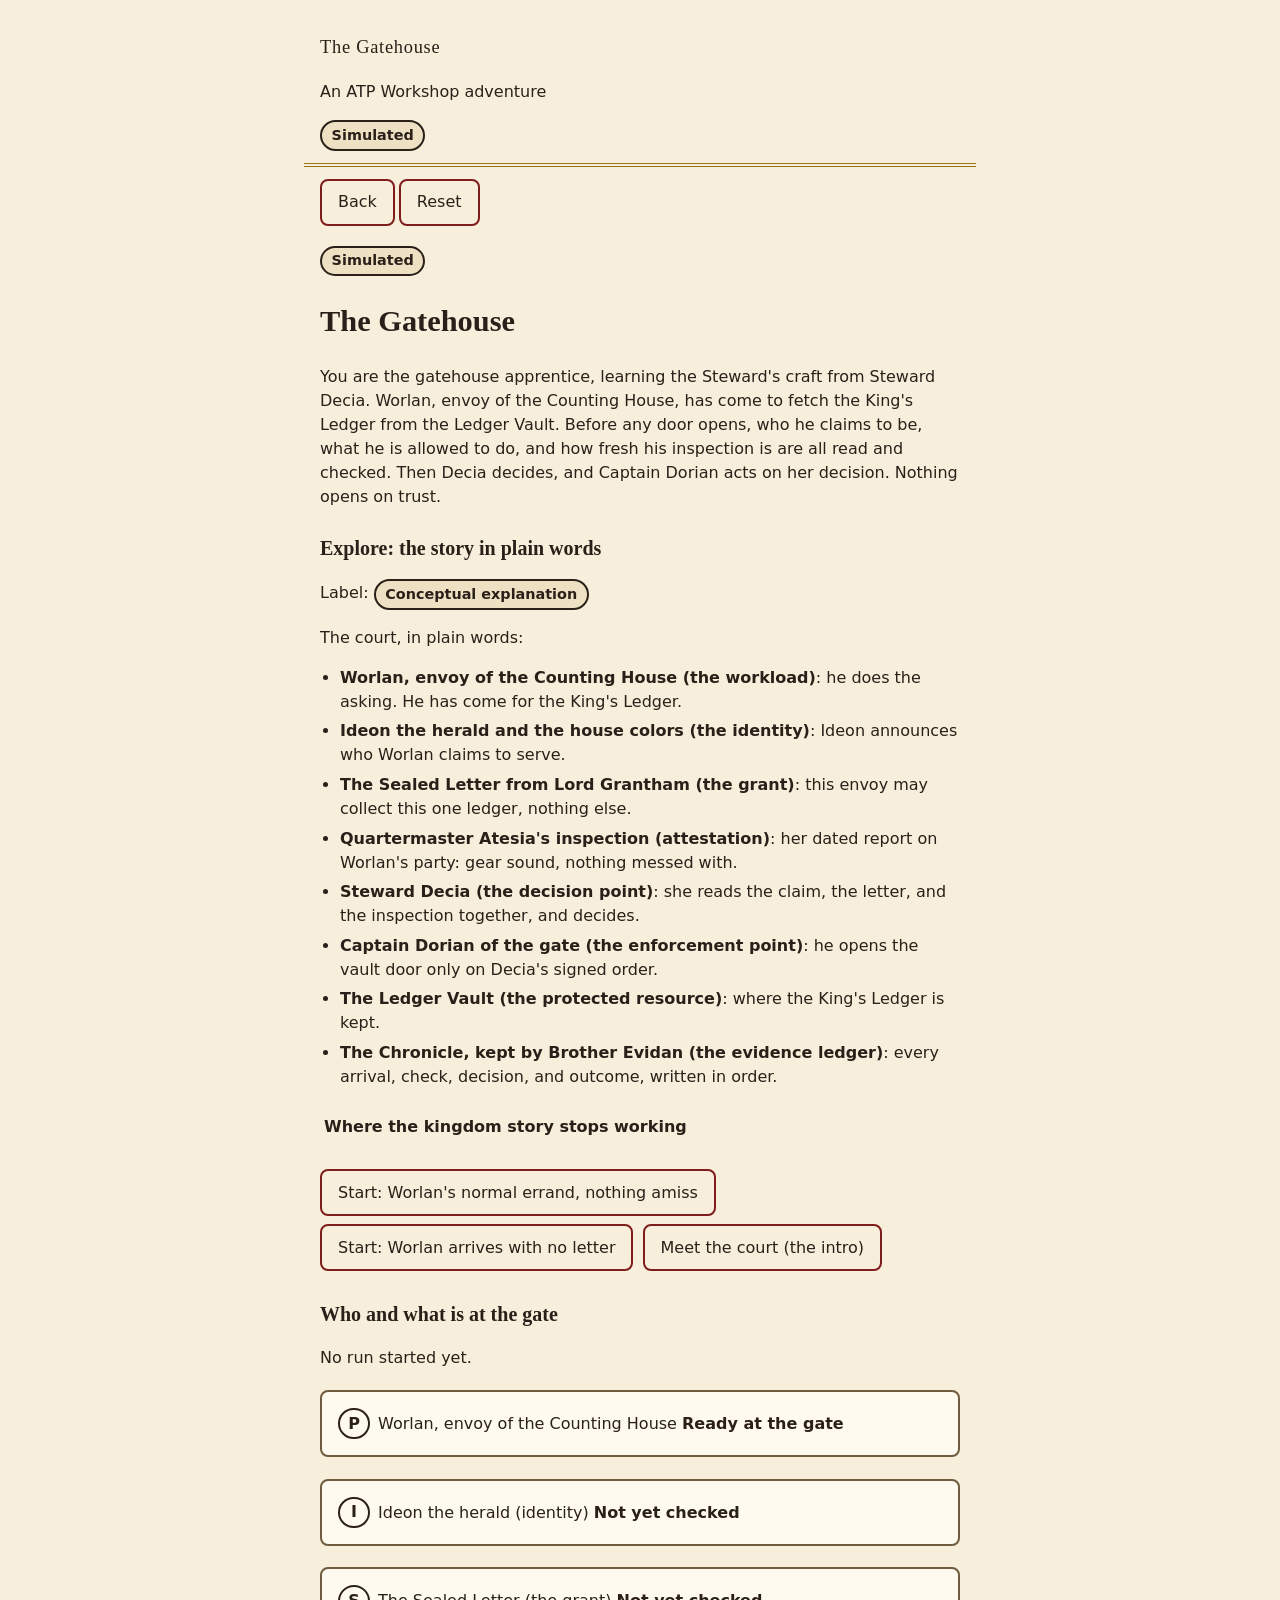
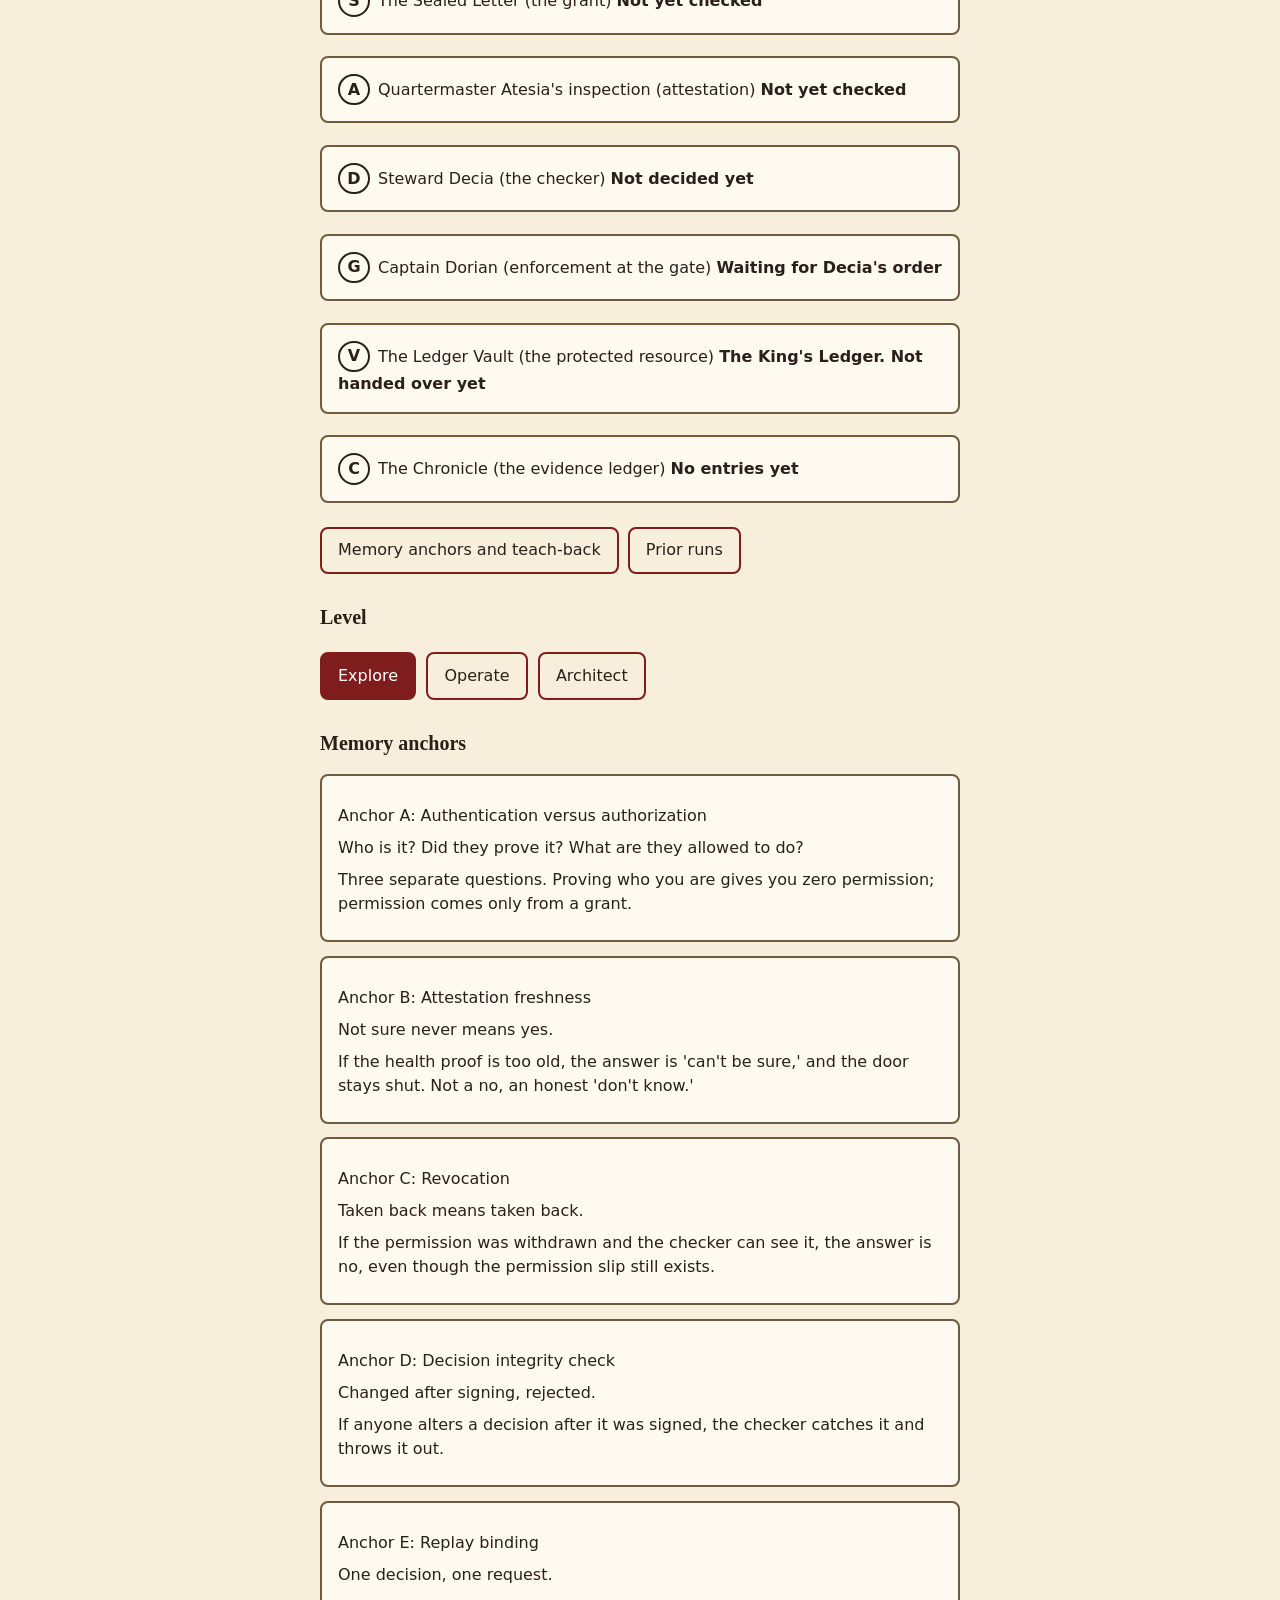
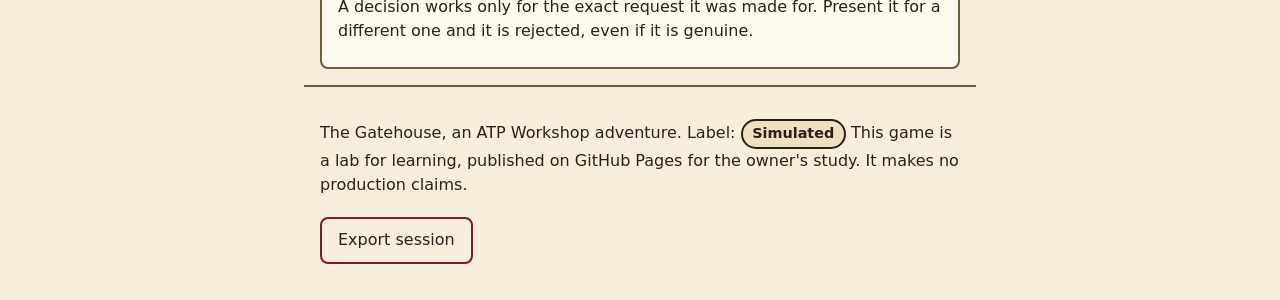
<file: workshop/index.html>
<!DOCTYPE html>
<html lang="en">
<head>
<meta charset="utf-8">
<meta name="viewport" content="width=device-width, initial-scale=1">
<title>The Gatehouse: The King's Ledger</title>
<link rel="stylesheet" href="css/workshop.css">
</head>
<body>
<header class="page-head">
  <p class="brand">The Gatehouse</p>
  <p>An ATP Workshop adventure</p>
  <span class="chip">Simulated</span>
</header>

<nav class="global-nav" aria-label="Workshop navigation">
  <button type="button" id="nav-back">Back</button>
  <button type="button" id="nav-reset">Reset</button>
  <div id="nav-reset-confirm" class="nav-reset-confirm" hidden>
    <p>Reset saves this run into Prior runs and clears the screen: the trial you picked, your prediction, and the steps all go. You can still find the saved run under Prior runs. Do you want to reset?</p>
    <p>
      <button type="button" id="nav-reset-yes">Reset</button>
      <button type="button" id="nav-reset-no">Keep my progress</button>
    </p>
  </div>
</nav>

<main>
<!-- Screen 1: Component view -->
<section id="screen-1" class="screen" aria-labelledby="s1-title">
  <span class="chip">Simulated</span>
  <h1 id="s1-title" tabindex="-1">The Gatehouse</h1>
  <p>You are the gatehouse apprentice, learning the Steward's craft from Steward Decia. Worlan, envoy of the Counting House, has come to fetch the King's Ledger from the Ledger Vault. Before any door opens, who he claims to be, what he is allowed to do, and how fresh his inspection is are all read and checked. Then Decia decides, and Captain Dorian acts on her decision. Nothing opens on trust.</p>

  <div id="explore-panel">
    <h2>Explore: the story in plain words</h2>
    <p>Label: <span class="chip">Conceptual explanation</span></p>
    <p>The court, in plain words:</p>
    <ul class="plain-list">
      <li><strong>Worlan, envoy of the Counting House (the workload)</strong>: he does the asking. He has come for the King's Ledger.</li>
      <li><strong>Ideon the herald and the house colors (the identity)</strong>: Ideon announces who Worlan claims to serve.</li>
      <li><strong>The Sealed Letter from Lord Grantham (the grant)</strong>: this envoy may collect this one ledger, nothing else.</li>
      <li><strong>Quartermaster Atesia's inspection (attestation)</strong>: her dated report on Worlan's party: gear sound, nothing messed with.</li>
      <li><strong>Steward Decia (the decision point)</strong>: she reads the claim, the letter, and the inspection together, and decides.</li>
      <li><strong>Captain Dorian of the gate (the enforcement point)</strong>: he opens the vault door only on Decia's signed order.</li>
      <li><strong>The Ledger Vault (the protected resource)</strong>: where the King's Ledger is kept.</li>
      <li><strong>The Chronicle, kept by Brother Evidan (the evidence ledger)</strong>: every arrival, check, decision, and outcome, written in order.</li>
    </ul>
    <details>
      <summary>Where the kingdom story stops working</summary>
      <p>The story is a memory aid only, and it has limits. Real systems have no single wall or gate: requests arrive from everywhere at once.</p>
      <p>Identity in real systems is proven with cryptographic keys, not faces, voices, or colors. Many checkers and guards act at the same time, in different places, and no person is doing the judging: software decides in a blink, by rules.</p>
      <p>And the Sealed Letter in the real model is data, not paper: a grant carrying a bounded permission from an authority, for this resource and this action only. Captain Dorian's check is likewise more than a glance: he verifies a signed order that is protected against changes and tied to this one errand.</p>
    </details>
    <p>
      <button type="button" id="start-happy">Start: Worlan's normal errand, nothing amiss</button>
      <button type="button" id="start-no-authority">Start: Worlan arrives with no letter</button>
      <button type="button" id="open-learn">Meet the court (the intro)</button>
    </p>
  </div>

  <h2>Who and what is at the gate</h2>
  <p id="run-info">No run started yet.</p>
  <div id="component-list" class="stack"></div>

  <div id="architect-scenarios" hidden>
    <h2>Architect: run any scenario</h2>
    <p>All seven scenarios from the engine can be run here.</p>
    <div id="scenario-buttons" class="stack"></div>
    <label for="seed-select">Seed for the next run</label>
    <select id="seed-select">
      <option value="7" selected>7</option>
      <option value="11">11</option>
    </select>
  </div>

  <p>
    <button type="button" id="open-control" hidden>Open control panel</button>
    <button type="button" data-goto="8">Memory anchors and teach-back</button>
    <button type="button" id="show-prior">Prior runs</button>
  </p>

  <div id="prior-view" hidden>
    <h2>Prior runs</h2>
    <div id="prior-list"></div>
  </div>

  <h2>Level</h2>
  <div role="tablist" aria-label="Journey level" class="tabs">
    <button type="button" role="tab" data-level="explore" aria-selected="true">Explore</button>
    <button type="button" role="tab" data-level="operate" aria-selected="false">Operate</button>
    <button type="button" role="tab" data-level="architect" aria-selected="false">Architect</button>
  </div>

  <h2>Memory anchors</h2>
  <div id="anchors-strip" class="stack"></div>
</section>

<!-- Screen 9: Learn, meet the parts -->
<section id="screen-9" class="screen" hidden aria-labelledby="s9-title">
  <span class="chip">Conceptual explanation</span>
  <nav class="journey-ribbon" data-stage="meet" aria-label="Journey progress"></nav>
  <h1 id="s9-title" tabindex="-1">Meet the court</h1>
  <p>Seven members of the court and the errand, one at a time. Each has one job.</p>
  <p id="learn-progress" class="fine"></p>
  <div class="card">
    <h2 id="learn-part-name"></h2>
    <p id="learn-part-job"></p>
    <p id="learn-part-picture"></p>
  </div>
  <p>
    <button type="button" id="learn-prev">Back</button>
    <button type="button" id="learn-next">Next part</button>
  </p>
  <p><button type="button" class="skip-learn">Skip the intro, I know the parts</button></p>
</section>

<!-- Screen 10: Learn, watch it flow -->
<section id="screen-10" class="screen" hidden aria-labelledby="s10-title">
  <span class="chip">Conceptual explanation</span>
  <nav class="journey-ribbon" data-stage="road" aria-label="Journey progress"></nav>
  <h1 id="s10-title" tabindex="-1">Watch the road to the gate</h1>
  <p>Worlan's normal errand, one beat at a time. Tap Next for each beat. Nothing moves on its own, and every beat is written out in words.</p>
  <div id="road-map-learn" class="road-map"></div>
  <ol id="flow-parts" class="flow-list"></ol>
  <p id="flow-progress" class="fine"></p>
  <p id="flow-beat" class="story" aria-live="polite"></p>
  <p>
    <button type="button" id="flow-prev">Back</button>
    <button type="button" id="flow-next">Next</button>
  </p>
  <p><button type="button" class="skip-learn">Skip the intro, I know the parts</button></p>
</section>

<!-- Screen 3: Control panel -->
<section id="screen-3" class="screen" hidden aria-labelledby="s3-title">
  <span class="chip">Simulated</span>
  <h1 id="s3-title" tabindex="-1">Choose one trial</h1>
  <p>Each trial is a what-if test you run as the apprentice. Pick one, and you will advise the Steward again before anything happens.</p>
  <p>A good order for a first visit: the Taken-Back Letter, then the Old Inspection, then the Broken Seal, then Yesterday's Pass, then Over the Wall. Or pick any one of the five.</p>
  <div class="stack" id="control-list">
    <div class="card">
      <button type="button" data-manip="revoke-grant">The Taken-Back Letter</button>
      <p>The Sealed Letter still exists, but the lord's proclamation has taken it back, and Decia checks the posted list.</p>
      <p class="fine">Fine print: the grant is added to the lab's list of taken-back grants.</p>
    </div>
    <div class="card">
      <button type="button" data-manip="age-attestation">The Old Inspection</button>
      <p>Time moves forward, so Atesia's inspection is older than the lab allows. Everything else stays fresh. Only the inspection is too old.</p>
      <p class="fine">Fine print: the lab clock moves 301 seconds. The limit is 300 seconds, a made-up lab number, not a rule for real systems.</p>
    </div>
    <div class="card">
      <button type="button" data-manip="tamper-decision">The Broken Seal</button>
      <p>One line in Decia's signed order is changed after signing: it now points at a different ledger. The signature is not redone.</p>
    </div>
    <div class="card">
      <button type="button" data-manip="replay-decision">Yesterday's Pass</button>
      <p>A real, correctly signed order, made for one errand, is shown again for a different errand.</p>
      <p class="fine">Fine print: the second request carries its own request number and one-time value, and they do not match the ones the decision was tied to.</p>
    </div>
    <div class="card">
      <button type="button" data-manip="bypass-attempt">Over the Wall</button>
      <p>Someone tries to reach the Ledger without the gate at all: no claim read, no letter, no order.</p>
    </div>
  </div>
  <p><button type="button" id="clear-faults">Start clean, no trial</button></p>
  <p>One trial per run. Trials cannot be combined.</p>
  <p class="fine">Fine print: the reference engine and its contract define runs with a single break only.</p>
  <p>Label: <span class="chip">Not modeled</span> Some trials are not offered: swapping Worlan's proof of who he is for a new one, rewriting the Steward's rules, or cutting the road to the gate. The reference system does not do those things, so the game cannot either.</p>
  <p><button type="button" data-goto="1">Back to component view</button></p>
</section>

<!-- Screen 4: Predict gate -->
<section id="screen-4" class="screen" hidden aria-labelledby="s4-title">
  <span class="chip">Simulated</span>
  <nav class="journey-ribbon" data-stage="counsel" aria-label="Journey progress"></nav>
  <h1 id="s4-title" tabindex="-1">What will Steward Decia do?</h1>
  <p id="predict-run-summary" class="story">No run started yet. Start a run from the first screen or the control panel.</p>
  <div id="predict-locked" hidden>
    <p class="status-word">This prediction is recorded. Start a new run to predict again.</p>
    <p id="predict-locked-summary"></p>
  </div>
  <fieldset>
    <legend>First: what will Decia decide?</legend>
    <div class="stack">
      <button type="button" class="choice" data-decision="PERMIT" aria-pressed="false">Let Worlan take the Ledger</button>
      <button type="button" class="choice" data-decision="DENY" aria-pressed="false">Turn him away</button>
      <button type="button" class="choice" data-decision="INDETERMINATE" aria-pressed="false">Say she cannot be sure</button>
    </div>
  </fieldset>
  <fieldset>
    <legend>Second: what will happen at the gate?</legend>
    <div class="stack">
      <button type="button" class="choice" data-enforcement="ALLOWED" aria-pressed="false">The Ledger is handed over</button>
      <button type="button" class="choice" data-enforcement="DENY" aria-pressed="false">Nothing happens, he was turned away</button>
      <button type="button" class="choice" data-enforcement="DENY_INDETERMINATE" aria-pressed="false">Nothing happens, Decia could not be sure</button>
      <button type="button" class="choice" data-enforcement="REJECTED" aria-pressed="false">Nothing happens, the order was thrown out</button>
      <button type="button" class="choice" data-enforcement="BYPASS_BLOCKED" aria-pressed="false">Nothing happens, the attempt was blocked</button>
    </div>
  </fieldset>
  <label for="pred-reason">Why do you think so? Your reason, in your own words (required)</label>
  <textarea id="pred-reason" rows="3"></textarea>
  <p>
    <button type="button" id="record-prediction" disabled>Record prediction and continue</button>
    <button type="button" data-goto="1">Back to component view</button>
  </p>
  <p class="fine">Fine print: your prediction is written down before anything runs, and it is never changed afterwards. After the run, it is shown next to what actually happened, exactly as you wrote it.</p>
</section>

<!-- Screen 5: Step runner -->
<section id="screen-5" class="screen" hidden aria-labelledby="s5-title">
  <span class="chip">Reference-tested</span>
  <nav class="journey-ribbon" data-stage="watch" aria-label="Journey progress"></nav>
  <p class="binding" id="runner-binding"></p>
  <h1 id="s5-title" tabindex="-1">The errand, step by step</h1>
  <p id="step-indicator">No steps yet. Record a prediction first.</p>
  <h2 id="step-title"></h2>
  <p id="step-detail"></p>
  <div id="decision-announce" aria-live="polite" class="announce"></div>
  <div id="road-map-runner" class="road-map"></div>
  <ol id="step-list"></ol>
  <details id="pred-details">
    <summary>Your prediction</summary>
    <p id="pred-summary"></p>
  </details>
  <div id="final-outcome"></div>
  <div id="architect-panel" hidden>
    <h2>Architect detail</h2>
    <p>Requirement IDs for this scenario: <span id="req-ids"></span></p>
    <h3>Checks</h3>
    <ul id="checks-list"></ul>
    <h3>Exact engine reason for the current step</h3>
    <p class="exact-label">Exact engine reason string:</p>
    <p id="exact-reason" class="exact"></p>
    <h3>Authority provenance, as structured data</h3>
    <div id="provenance-view"></div>
  </div>
  <p>
    <button type="button" id="prev-step">Previous step</button>
    <button type="button" id="next-step">Next step</button>
    <button type="button" id="pause-run">Pause</button>
    <button type="button" id="inspect-current">Inspect current component</button>
    <button type="button" id="view-evidence">Read the Chronicle</button>
  </p>
  <p><button type="button" data-goto="1">Back to component view</button></p>
</section>

<!-- Screen 6: Evidence viewer -->
<section id="screen-6" class="screen" hidden aria-labelledby="s6-title">
  <span class="chip">Reference-tested</span>
  <nav class="journey-ribbon" data-stage="chronicle" aria-label="Journey progress"></nav>
  <p class="binding" id="evidence-binding"></p>
  <h1 id="s6-title" tabindex="-1">The Chronicle</h1>
  <p id="evidence-request"></p>
  <ol id="evidence-list"></ol>
  <p>The browser does not independently verify the cryptographic integrity of the Chronicle. This screen displays event shape, order, and correlation only, and nothing on this screen implies that the browser verified the hash chain itself.</p>
  <p>
    <button type="button" data-goto="5">Back to step runner</button>
    <button type="button" data-goto="7">Continue to set it right</button>
  </p>
</section>

<!-- Screen 7: Repair and reset -->
<section id="screen-7" class="screen" hidden aria-labelledby="s7-title">
  <span class="chip">Simulated</span>
  <nav class="journey-ribbon" data-stage="set-right" aria-label="Journey progress"></nav>
  <h1 id="s7-title" tabindex="-1">Set it right</h1>
  <h2>Diagnosis</h2>
  <p>What went wrong, which stage caught it, and what will you change to set it right? All three answers are required before the repair controls unlock.</p>
  <label for="diag-fault">What went wrong (name the trial)</label>
  <input id="diag-fault" type="text">
  <label for="diag-stage">Which stage caught it</label>
  <input id="diag-stage" type="text">
  <label for="diag-text">Your plan to set it right</label>
  <textarea id="diag-text" rows="3"></textarea>
  <h2>Repair</h2>
  <div id="repair-controls">
    <p id="repair-note"></p>
    <p><button type="button" id="repair-button" disabled>Repair</button></p>
  </div>
  <p>Setting it right never widens permission. It restores the normal errand exactly: it never adds a new permission, a different ledger, or a different action.</p>
  <p id="replay-repair-note" hidden>For Yesterday's Pass, the rerun is the normal path for a fresh second errand: a fresh order is obtained for the new errand through the normal decision step and enforced for that errand. The original order stays bound to its own errand, and the rejection remains recorded in the Chronicle.</p>
  <p><button type="button" id="rerun-repair" disabled>Rerun after repair</button></p>
  <h2>Reset</h2>
  <p><button type="button" id="reset-button">Reset the errand</button></p>
  <div id="reset-confirm" hidden>
    <p>Reset saves this run into Prior runs and clears the screen: the trial you picked, your prediction, and the steps all go. You can still find the saved run under Prior runs. Do you want to reset?</p>
    <p>
      <button type="button" id="reset-confirm-yes">Yes, reset the errand</button>
      <button type="button" id="reset-confirm-no">Cancel reset</button>
    </p>
  </div>
  <p><button type="button" data-goto="1">Back to component view</button></p>
</section>

<!-- Screen 8: Teach-back -->
<section id="screen-8" class="screen" hidden aria-labelledby="s8-title">
  <span class="chip">Conceptual explanation</span>
  <nav class="journey-ribbon" data-stage="teach" aria-label="Journey progress"></nav>
  <h1 id="s8-title" tabindex="-1">Teach-back</h1>
  <p id="journey-status">Journey status: incomplete. Finishing requires a teach-back entry. Skipping teach-back leaves the journey marked incomplete.</p>
  <label for="teach-1">Prompt 1: Explain this request in your own words, in real system words, not story words. Start with the workload that asked, end with the protected resource it wanted, and say what the identity, the grant, the attestation, the decision point, the enforcement point, and the evidence ledger each did.</label>
  <textarea id="teach-1" rows="4"></textarea>
  <label for="teach-2">Prompt 2: Explain one trial you ran and set right, naming the fault in real words (revocation, stale attestation, tampering, replay, or bypass): what you changed, what you predicted, what actually happened, and which stage caught it.</label>
  <textarea id="teach-2" rows="4"></textarea>
  <h2>Prompt 3: Memory anchors</h2>
  <p>For each anchor: say what the cue captures and what it omits. Each card also has a recall check.</p>
  <div id="anchor-cards" class="stack"></div>
  <p>
    <button type="button" id="finish-journey" disabled>Finish journey</button>
    <button type="button" class="export-session">Export session</button>
    <button type="button" data-goto="1">Back to component view</button>
  </p>
</section>
</main>

<!-- Screen 2: Component inspector sheet -->
<div id="inspector" class="sheet" hidden role="dialog" aria-modal="false" aria-labelledby="inspector-title">
  <span class="chip">Conceptual explanation</span>
  <h2 id="inspector-title" tabindex="-1">Component</h2>
  <div id="inspector-sections"></div>
  <p><button type="button" id="inspector-close">Close</button></p>
</div>

<footer>
  <p>The Gatehouse, an ATP Workshop adventure. Label: <span class="chip">Simulated</span> This game is a lab for learning, published on GitHub Pages for the owner's study. It makes no production claims.</p>
  <p><button type="button" class="export-session">Export session</button></p>
</footer>

<script type="module" src="js/app/main.js"></script>
</body>
</html>
</file>
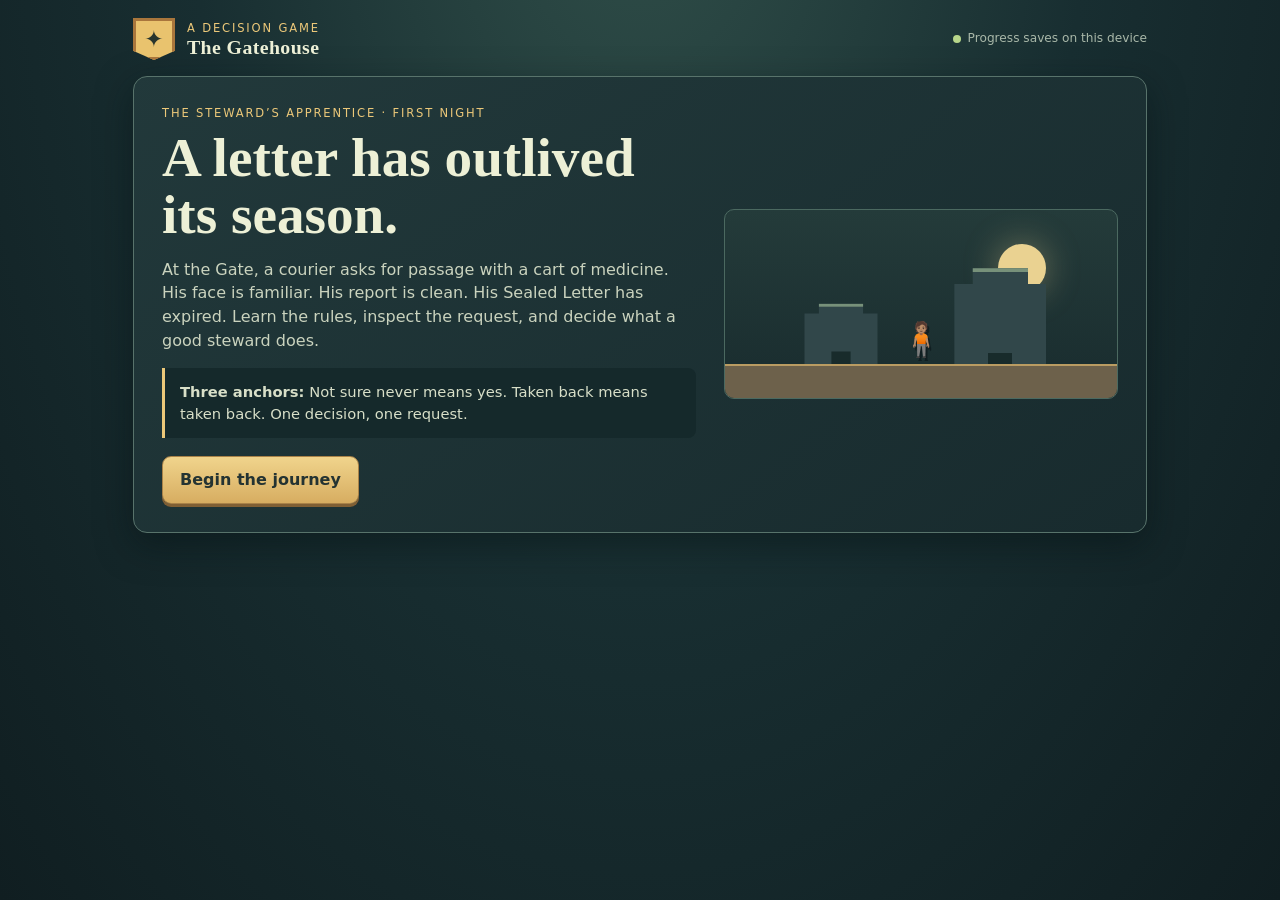
<file: workshop/gatehouse/index.html>
<!doctype html>
<html lang="en">
<head>
<meta charset="utf-8">
<meta name="viewport" content="width=device-width,initial-scale=1,viewport-fit=cover">
<meta name="theme-color" content="#14272b">
<title>The Gatehouse — Encounter 1</title>
<style>
:root{color-scheme:dark;--ink:#edf0d6;--muted:#a9b8a9;--gold:#ecc879;--rust:#d98763;--teal:#82c7ad;--panel:#20373a;--line:#58736b;--night:#14272b;--deep:#101e21;--green:#b7d68a;--red:#f09c80}
*{box-sizing:border-box}body{margin:0;background:radial-gradient(ellipse at 50% -20%,#31504a 0,#182e31 50%,#101e21 100%);color:var(--ink);font:16px/1.48 system-ui,-apple-system,"Segoe UI",sans-serif;min-height:100vh}button{font:inherit;color:inherit}button:focus-visible,[tabindex]:focus-visible{outline:3px solid #fff2a6;outline-offset:3px}.shell{max-width:1050px;margin:0 auto;padding:18px 18px 42px}.top{display:flex;align-items:center;justify-content:space-between;gap:12px;margin-bottom:16px}.brand{display:flex;align-items:center;gap:12px}.sigil{width:42px;height:42px;background:#e9c36e;color:#28352d;display:grid;place-items:center;font-size:23px;box-shadow:inset 0 0 0 3px #a9763c;clip-path:polygon(0 0,100% 0,100% 78%,50% 100%,0 78%)}h1,h2,h3,p{margin-top:0}h1{font:700 1.24rem/1.1 Georgia,serif;margin:0;letter-spacing:.02em}.eyebrow{font-size:.72rem;color:var(--gold);text-transform:uppercase;letter-spacing:.16em}.save{font-size:.76rem;color:var(--muted);display:flex;align-items:center;gap:7px}.dot{width:8px;height:8px;border-radius:50%;background:var(--green)}.card{background:linear-gradient(145deg,rgba(34,57,59,.98),rgba(24,43,46,.98));border:1px solid var(--line);box-shadow:0 12px 35px #06121480;border-radius:14px;overflow:hidden}.hero{padding:28px;display:grid;grid-template-columns:1.15fr .85fr;gap:28px;align-items:center}.hero h2{font:700 clamp(2rem,5vw,3.45rem)/1.03 Georgia,serif;margin:8px 0 14px}.hero p{color:#cad3be;max-width:54ch}.hero-art{min-height:190px;display:grid;place-items:center;background:linear-gradient(#243b3a,#192c2e);border:1px solid #4b6960;border-radius:10px;position:relative;overflow:hidden}.moon{position:absolute;right:18%;top:18%;width:48px;height:48px;border-radius:50%;background:#ead291;box-shadow:0 0 35px #ead29166}.tower{position:absolute;bottom:0;background:#31474a;border-top:4px solid #77917a;width:92px;height:120px;clip-path:polygon(20% 0,80% 0,80% 12%,100% 12%,100% 100%,0 100%,0 12%,20% 12%)}.tower:after{content:"";position:absolute;bottom:0;left:34px;width:24px;height:45px;background:#182b2b}.tower.one{left:18%;height:105px;transform:scale(.8)}.tower.two{right:18%;height:130px}.road{position:absolute;bottom:-34px;width:120%;height:74px;background:#6d614b;transform:perspective(70px) rotateX(16deg);border-top:3px solid #ba9c62}.sprite{position:absolute;bottom:34px;z-index:2;font-size:34px;filter:drop-shadow(2px 3px 0 #101e21)}.btn{border:1px solid #a98248;background:linear-gradient(#f0d48c,#d7ad61);color:#243332;border-radius:9px;padding:11px 17px;font-weight:750;cursor:pointer;box-shadow:0 3px 0 #805f34}.btn:hover{filter:brightness(1.08);transform:translateY(-1px)}.btn.secondary{background:#2c4747;color:var(--ink);border-color:#6d8a7d;box-shadow:0 3px 0 #142527}.btn.ghost{background:transparent;color:var(--muted);border-color:#607a71;box-shadow:none}.btn.danger{background:#55352f;color:#ffe0d2;border-color:#9e5947;box-shadow:none}.actions{display:flex;gap:10px;flex-wrap:wrap}.callout{padding:13px 15px;border-left:3px solid var(--gold);background:#15292b;color:#d8dfc8;border-radius:0 8px 8px 0;font-size:.92rem}.game{display:none}.hud{padding:12px 16px;display:flex;justify-content:space-between;align-items:center;gap:14px;border-bottom:1px solid var(--line);background:#192e30}.progress{display:flex;align-items:center;gap:8px;color:var(--muted);font-size:.82rem}.progress strong{color:var(--gold)}.mapwrap{padding:14px}.map{display:block;width:100%;height:auto;aspect-ratio:900/330;border-radius:9px;background:#193234;border:1px solid #587268;image-rendering:pixelated}.map-caption{display:flex;justify-content:space-between;gap:10px;align-items:center;padding:10px 2px 0;color:var(--muted);font-size:.82rem}.map-caption strong{color:var(--ink)}.gamebody{display:grid;grid-template-columns:minmax(0,1fr) 270px;gap:14px;padding:0 14px 14px}.leftcol{display:grid;gap:14px}.scene{padding:19px 20px;min-height:190px}.scene h2{font:700 1.35rem Georgia,serif;color:var(--gold);margin-bottom:7px}.scene p{color:#d3dbc7}.scene .actions{margin-top:14px}.side{padding:17px}.side h3{font:700 1.1rem Georgia,serif;color:var(--gold);margin-bottom:8px}.side p,.side li{font-size:.88rem;color:#c6d1c2}.side ul{margin:8px 0 0;padding-left:19px}.legend{font-size:.78rem;color:var(--muted)}.controls{display:flex;justify-content:center;gap:8px;align-items:center;margin-top:2px}.dpad{display:grid;grid-template-columns:45px 45px 45px;grid-template-rows:40px 40px;gap:5px}.dpad button{border:1px solid #668277;background:#253f41;border-radius:8px;cursor:pointer;font-weight:800}.dpad .up{grid-column:2}.dpad .left{grid-column:1;grid-row:2}.dpad .down{grid-column:2;grid-row:2}.dpad .right{grid-column:3;grid-row:2}.interact{width:100%;margin-top:12px}.nodes{display:flex;gap:6px;flex-wrap:wrap;margin-top:10px}.node{font-size:.74rem;background:#172a2c;border:1px solid #526f65;border-radius:99px;padding:4px 8px;color:var(--muted)}.node.active{color:#1a2927;background:var(--gold);border-color:var(--gold)}.node.done{color:var(--green);border-color:#73996e}.modal{position:fixed;inset:0;background:#081314cc;display:none;place-items:center;padding:16px;z-index:5}.modal.open{display:grid}.dialog{width:min(710px,100%);max-height:min(90vh,850px);overflow:auto;padding:24px;border-radius:14px;background:#20373a;border:1px solid #78917d;box-shadow:0 25px 80px #000b}.dialog h2{font:700 1.7rem Georgia,serif;color:var(--gold);margin-bottom:8px}.dialog h3{font:700 1.08rem Georgia,serif;color:#ecd49a;margin:17px 0 7px}.dialog p,.dialog li{color:#d5ddce}.dialog ul{padding-left:20px}.close{float:right}.battlehead{display:flex;align-items:center;justify-content:space-between;gap:12px;padding:12px 15px;background:#182d30;border:1px solid #526c63;border-radius:10px;margin:15px 0}.portrait{width:56px;height:56px;border-radius:8px;background:#314c49;display:grid;place-items:center;font-size:32px;border:1px solid #81937d}.versus{font:italic 700 1rem Georgia,serif;color:var(--rust);letter-spacing:.15em}.profile{display:flex;align-items:center;gap:11px}.profile strong{display:block}.profile small{color:var(--muted)}.facts{display:grid;grid-template-columns:repeat(2,1fr);gap:8px;margin:14px 0}.fact{background:#172a2c;border:1px solid #425d57;border-radius:8px;padding:10px}.fact b{display:block;color:var(--gold);font-size:.75rem;text-transform:uppercase;letter-spacing:.08em}.fact span{font-size:.9rem}.choices{display:grid;gap:9px;margin:15px 0}.choice{width:100%;text-align:left;background:#294342;border:1px solid #6b8979;border-radius:9px;padding:12px 14px;cursor:pointer}.choice:hover{background:#36534f}.choice strong{display:block;color:#f0d79c}.choice small{color:#c4d1c4}.result{padding:14px;border-radius:9px;margin:12px 0}.result.good{background:#1d3e36;border:1px solid #5e9c7d}.result.warn{background:#463d27;border:1px solid #aa9458}.result.bad{background:#482e2c;border:1px solid #a56d5d}.result h3{margin-top:0}.chronicle{background:#14272a;padding:15px;border:1px solid #61766a;border-radius:7px;color:#e2dfc8;font:1rem/1.65 Georgia,serif;box-shadow:inset 0 0 0 4px #203739}.tag{display:inline-block;border:1px solid #718676;border-radius:99px;padding:3px 8px;color:#dbe6ca;font-size:.75rem;margin:2px}.fine{font-size:.8rem;color:#aebdaa}.statusline{min-height:1.4em;color:var(--green);font-size:.8rem}.footer{display:flex;justify-content:space-between;gap:12px;align-items:center;padding:14px 16px;border-top:1px solid var(--line);color:var(--muted);font-size:.78rem}.hidden{display:none!important}.sr-only{position:absolute;width:1px;height:1px;padding:0;margin:-1px;overflow:hidden;clip:rect(0,0,0,0);white-space:nowrap;border:0}
@media(max-width:760px){.shell{padding:12px 10px 28px}.hero{grid-template-columns:1fr;padding:22px}.hero-art{min-height:145px;order:-1}.gamebody{grid-template-columns:1fr;padding:0 9px 10px}.side{order:-1}.scene{padding:16px;min-height:150px}.mapwrap{padding:9px}.hud{padding:10px 12px}.facts{grid-template-columns:1fr 1fr}.dialog{padding:18px}.map-caption{font-size:.73rem}.top{margin-bottom:10px}.save{font-size:.68rem}}
@media(max-width:420px){.hero{padding:18px}.facts{grid-template-columns:1fr}.battlehead{padding:9px}.portrait{width:46px;height:46px}.footer{align-items:flex-start;flex-direction:column}.map-caption span:last-child{display:none}}
</style>
</head>
<body>
<main class="shell">
  <header class="top"><div class="brand"><div class="sigil" aria-hidden="true">✦</div><div><div class="eyebrow">A decision game</div><h1>The Gatehouse</h1></div></div><div class="save"><span class="dot" aria-hidden="true"></span><span id="saveStatus">Progress saves on this device</span></div></header>
  <section id="welcome" class="card hero" aria-labelledby="welcomeTitle">
    <div><div class="eyebrow">The Steward’s Apprentice · First night</div><h2 id="welcomeTitle">A letter has outlived its season.</h2><p>At the Gate, a courier asks for passage with a cart of medicine. His face is familiar. His report is clean. His Sealed Letter has expired. Learn the rules, inspect the request, and decide what a good steward does.</p><div class="callout"><strong>Three anchors:</strong> Not sure never means yes. Taken back means taken back. One decision, one request.</div><div class="actions" style="margin-top:18px"><button class="btn" id="beginBtn">Begin the journey</button><button class="btn ghost hidden" id="continueBtn">Continue saved journey</button><button class="btn ghost hidden" id="resetWelcome">Start over</button></div></div>
    <div class="hero-art" aria-hidden="true"><div class="moon"></div><div class="tower one"></div><div class="tower two"></div><div class="road"></div><div class="sprite">🧍🏽</div></div>
  </section>
  <section id="game" class="card game" aria-label="The Gatehouse game">
    <div class="hud"><div><div class="eyebrow">Road to the Ledger Vault</div><strong id="chapterTitle">The first night</strong></div><div class="progress"><span>Lessons</span><strong id="lessonCount">0 / 2</strong><span aria-hidden="true">·</span><span id="gateStatus">Gate sealed</span></div></div>
    <div class="mapwrap"><canvas id="map" class="map" width="900" height="330" role="img" aria-label="A kingdom road map. Decia's gatehouse is first, Atesia's quartermaster yard is next, then the Gate. Use left and right controls to walk between them."></canvas><div class="map-caption"><span><strong id="locationName">Gatehouse steps</strong> · <span id="locationHint">Speak with Decia to learn about grants.</span></span><span>Move left or right with the arrows or A and D.</span></div><div class="nodes" aria-label="Journey locations"><span class="node" id="node-decia">1 · Decia</span><span class="node" id="node-atesia">2 · Atesia</span><span class="node" id="node-gate">3 · The Gate</span></div></div>
    <div class="gamebody"><div class="leftcol"><section class="scene" id="scene" aria-live="polite" aria-atomic="true"><div class="eyebrow">A quiet kingdom, listening</div><h2>Find your first teacher</h2><p>Walk to Decia at the gatehouse steps. A teacher’s lesson must come before the first challenge.</p><div class="actions"><button class="btn secondary" id="interactBtn">Speak / interact</button></div></section><div class="controls" aria-label="Movement controls"><div class="dpad"><button class="left" data-move="left" aria-label="Walk left">◀ Walk left</button><button class="right" data-move="right" aria-label="Walk right">Walk right ▶</button></div></div></div>
      <aside class="card side"><h3>Steward’s field notes</h3><p id="sideText">A Sealed Letter carries a bounded grant. The person, action, resource, and time all matter.</p><div class="legend"><span class="tag">Identity</span><span class="tag">Evidence</span><span class="tag">Check-up</span><span class="tag">Grant</span></div><p style="margin-top:12px">No single report answers every question. Inspect what each piece can establish.</p><button class="btn ghost" id="chronicleBtn" disabled>Open Chronicle</button><button class="btn ghost" id="resetBtn" style="width:100%;margin-top:8px">Reset this journey</button><p class="statusline" id="statusline" role="status"></p></aside>
    </div><div class="footer"><span>Made for careful decisions. No timers; take your time.</span><span>Keyboard: arrows / WASD · interact: Enter or Space</span></div>
  </section>
</main>
<div class="modal" id="modal" role="dialog" aria-modal="true" aria-labelledby="modalTitle"><div class="dialog" id="dialog"><button class="btn ghost close" id="closeModal">Close</button><div id="modalContent"></div></div></div>
<script>
(()=>{
  const KEY='gatehouse-encounter1-v1';
  const fresh=()=>({started:false,x:94,lessons:{decia:false,atesia:false},decision:null,chronicle:[],outcomeSeen:false});
  let state=fresh(), moving=0, raf=0;
  const $=id=>document.getElementById(id), canvas=$('map'), ctx=canvas.getContext('2d');
  const nodes=[{id:'decia',x:105,label:'Gatehouse Steps',emoji:'🏛️'},{id:'atesia',x:425,label:'Quartermaster Yard',emoji:'⚒️'},{id:'gate',x:785,label:'The Gate',emoji:'🚪'}];
  const clamp=(n,a,b)=>Math.max(a,Math.min(b,n));
  function save(){try{localStorage.setItem(KEY,JSON.stringify(state));$('saveStatus').textContent='Journey saved';setTimeout(()=>{$('saveStatus').textContent='Progress saves on this device'},1300)}catch(e){$('saveStatus').textContent='Saving unavailable in this browser'}}
  function load(){try{const v=JSON.parse(localStorage.getItem(KEY)||'null');if(v&&v.lessons){state={...fresh(),...v,lessons:{...fresh().lessons,...v.lessons}}}}catch(e){state=fresh()}}
  function nodeNear(){return nodes.find(n=>Math.abs(state.x-n.x)<49)||null}
  function paint(){const w=canvas.width,h=canvas.height;ctx.clearRect(0,0,w,h);
    const sky=ctx.createLinearGradient(0,0,0,h);sky.addColorStop(0,'#203b3c');sky.addColorStop(1,'#355448');ctx.fillStyle=sky;ctx.fillRect(0,0,w,h);
    ctx.fillStyle='#e7d59c';ctx.beginPath();ctx.arc(742,62,23,0,Math.PI*2);ctx.fill();ctx.fillStyle='#203b3c';ctx.beginPath();ctx.arc(752,55,21,0,Math.PI*2);ctx.fill();
    ctx.fillStyle='#284443';for(let i=0;i<14;i++){const x=i*74-14,y=85+(i%3)*14;ctx.fillRect(x,y,18,52);ctx.fillRect(x-7,y+15,32,4);ctx.fillRect(x+3,y-9,4,14)}
    ctx.fillStyle='#6d624b';ctx.fillRect(0,204,w,126);ctx.fillStyle='#a18a5b';ctx.fillRect(0,203,w,5);ctx.fillStyle='#806d4b';for(let x=0;x<w;x+=46){ctx.fillRect(x,226,25,3);ctx.fillRect(x+22,268,24,3)}
    ctx.strokeStyle='#d4bb80';ctx.lineWidth=4;ctx.setLineDash([12,9]);ctx.beginPath();ctx.moveTo(45,264);ctx.lineTo(855,264);ctx.stroke();ctx.setLineDash([]);
    nodes.forEach((n,i)=>{const active=Math.abs(state.x-n.x)<49,done=n.id==='decia'?state.lessons.decia:n.id==='atesia'?state.lessons.atesia:!!state.decision;ctx.fillStyle='#354c48';ctx.fillRect(n.x-43,154,86,53);ctx.fillStyle='#81927b';ctx.fillRect(n.x-38,149,76,7);ctx.fillStyle='#243b3b';ctx.fillRect(n.x-33,171,66,36);ctx.fillStyle='#bca46c';ctx.fillRect(n.x-11,174,22,33);ctx.font='25px system-ui';ctx.textAlign='center';ctx.fillText(n.emoji,n.x,138);ctx.fillStyle=active?'#f1d48f':done?'#a9d38f':'#e6e4cf';ctx.font='bold 13px system-ui';ctx.fillText(n.label,n.x,228);if(done){ctx.fillStyle='#b7d68a';ctx.font='bold 17px system-ui';ctx.fillText('✓',n.x+34,157)}if(active){ctx.strokeStyle='#f0d48c';ctx.lineWidth=2;ctx.strokeRect(n.x-47,145,94,65)}});
    // apprentice sprite
    const x=state.x,y=250;ctx.fillStyle='#182321';ctx.fillRect(x-10,y+28,24,5);ctx.fillStyle='#d8a56d';ctx.fillRect(x-6,y-18,13,13);ctx.fillStyle='#244a4b';ctx.fillRect(x-8,y-5,17,21);ctx.fillStyle='#d8c07d';ctx.fillRect(x-10,y+14,21,5);ctx.fillStyle='#ad6547';ctx.fillRect(x-7,y+18,5,10);ctx.fillRect(x+3,y+18,5,10);ctx.fillStyle='#d8a56d';ctx.fillRect(x+9,y-1,6,10);ctx.fillStyle='#e6d69e';ctx.fillRect(x-8,y-22,17,5);
  }
  function move(d){if(!state.started||!['left','right'].includes(d))return;state.x=clamp(state.x+(d==='left'?-80:80),52,850);paint();updateUI();save()}
  function updateUI(){const n=nodeNear();$('lessonCount').textContent=(+state.lessons.decia + +state.lessons.atesia)+' / 2';$('gateStatus').textContent=state.decision?'Encounter recorded':'Gate sealed';$('locationName').textContent=n?n.label:'The Kingdom Road';$('locationHint').textContent=n?(n.id==='decia'&&!state.lessons.decia?'Speak with Decia to learn about grants.':n.id==='atesia'&&!state.lessons.atesia?'Speak with Atesia to learn about check-up reports.':n.id==='gate'&&!state.decision?(state.lessons.decia&&state.lessons.atesia?'The courier awaits. Inspect the request.':'Learn from both stewards before approaching.'):'You have already learned here. Walk on when ready.'):'Walk toward a marked place.';$('interactBtn').textContent=n?(n.id==='gate'?(state.decision?'Read the Chronicle':'Approach the courier'):'Speak / interact'):'Move close to a marked place';$('interactBtn').disabled=!n||(!state.lessons.decia&&n.id==='gate')||(n.id==='gate'&&!state.lessons.atesia);$('interactBtn').classList.toggle('secondary',!!n);$('chronicleBtn').disabled=!state.chronicle.length;
    for(const id of ['decia','atesia','gate']){const el=$('node-'+id),nd=nodes.find(z=>z.id===id);el.className='node'+(n&&n.id===id?' active':'')+((id==='decia'&&state.lessons.decia||id==='atesia'&&state.lessons.atesia||id==='gate'&&state.decision)?' done':'')}
    if(!n)$('sideText').textContent='Follow the road between the teachers and the Gate. The challenge will unlock after both lessons.';else if(n.id==='decia')$('sideText').textContent='Decia teaches what a grant names and where its authority ends.';else if(n.id==='atesia')$('sideText').textContent='Atesia teaches what evidence can tell you—and what it cannot.';else $('sideText').textContent='One request. Inspect the identity, report, letter, and applicable policy before choosing.';
  }
  function begin(){state.started=true;save();$('welcome').style.display='none';$('game').style.display='block';paint();updateUI();if(!state.lessons.decia)showLesson('decia');}
  function modal(html){$('modalContent').innerHTML=html;$('modal').classList.add('open');$('closeModal').focus()}
  function closeModal(){ $('modal').classList.remove('open');updateUI(); }
  function showLesson(who){const isD=who==='decia';const title=isD?'Decia · The shape of a grant':'Atesia · The limits of a report';const content=isD?`<div class="eyebrow">Learn scene 1 of 2</div><h2 id="modalTitle">${title}</h2><p>Decia rests a sealed letter on the gatehouse table.</p><div class="callout"><strong>Decia:</strong> “A letter names who may do what, where, and for how long. When its season ends, that authority ends with it.”</div><h3>Read every part of a Sealed Letter</h3><ul><li><strong>Issuer:</strong> who had authority to issue it.</li><li><strong>Subject:</strong> who or what receives the grant.</li><li><strong>Resource and action:</strong> where access applies and what may be done.</li><li><strong>Scope and validity:</strong> the boundary and time window.</li><li><strong>Status:</strong> whether it is still valid, or has been taken back.</li></ul><p class="callout"><strong>Three anchors:</strong> Not sure never means yes. Taken back means taken back. One decision, one request.</p>`:`<div class="eyebrow">Learn scene 2 of 2</div><h2 id="modalTitle">${title}</h2><p>Atesia checks her instruments and turns the report toward you.</p><div class="callout"><strong>Atesia:</strong> “My report says what shape a thing is in. It has never once said what a thing may do.”</div><h3>Keep the layers separate</h3><ul><li><strong>Identity</strong> helps establish who is asking.</li><li><strong>Evidence</strong> supports a claim about a person, workload, or device.</li><li><strong>Check-up / attestation</strong> reports a condition at a time and within a scope.</li><li><strong>Grant</strong> is the authority for a defined action on a defined resource.</li></ul><p>A fresh check-up can update relevant evidence. It cannot extend, replace, or revive a grant.</p>`;modal(content+`<div class="actions"><button class="btn" id="lessonComplete">I understand · continue</button></div>`);$('lessonComplete').onclick=()=>{state.lessons[who]=true;state.chronicle.push({kind:'lesson',who,time:new Date().toISOString()});save();closeModal();updateUI();};}
  const requestMarkup=()=>`<div class="eyebrow">Decision duel · One request</div><h2 id="modalTitle">The Courier’s Plea</h2><p>Night is falling. Tam asks to pass the Gate once, with one cart, on the road to the village. The bundles are medicine. A village rider waits beyond the gate.</p><div class="battlehead"><div class="profile"><div class="portrait" aria-hidden="true">🧑🏽‍🌾</div><div><strong>Tam · courier</strong><small>Workload-envoy · Worlan’s guild</small></div></div><div class="versus">VS</div><div class="profile"><div class="portrait" aria-hidden="true">🛡️</div><div><strong>You · apprentice</strong><small>Steward’s gate</small></div></div></div><div class="facts"><div class="fact"><b>Identity · Ideon</b><span>Registry matches Tam. Identity grants nothing.</span></div><div class="fact"><b>Evidence · check-up</b><span>Atesia’s report: three days old, clean; Tam and cart inspected.</span></div><div class="fact"><b>Grant · Sealed Letter</b><span>Genuine; right subject and scope. Expired three days ago.</span></div><div class="fact"><b>Request · context</b><span>One passage now. Tam says a child is feverish. The gate cannot verify the fever.</span></div><div class="fact"><b>Emergency evidence · rider</b><span>A registered village rider carries a sealed clinic docket. The duty officer can verify it independently.</span></div></div><div class="callout"><strong>Decia’s standing order:</strong> no passage without a valid grant for this subject, action, and resource. The gate has a delegated emergency process: a duty officer may issue a single-use pass after checking a registered clinic docket against the rider’s seal and confirming the courier’s identity and shipment. Urgency alone does not qualify.</div><p class="fine">A fresh check-up would update condition evidence. Tam’s letter’s dates would remain unchanged.</p><div class="choices" id="choices"><button class="choice" data-choice="allow"><strong>Allow on the old letter</strong><small>Let Tam pass now because he is familiar, the report is clean, and the need feels real.</small></button><button class="choice" data-choice="deny"><strong>Deny this request at the Gate</strong><small>Do not approve passage on the expired letter. End the request here.</small></button><button class="choice" data-choice="hold"><strong>Hold the request; invoke Emergency Passage</strong><small>Keep the gate closed while an authorized officer checks the independent docket and, if policy is met, issues a new narrow grant.</small></button></div><p class="fine">Choose carefully. You can replay the encounter after the Chronicle entry.</p>`;
  function challenge(){modal(requestMarkup());document.querySelectorAll('[data-choice]').forEach(b=>b.onclick=()=>resolve(b.dataset.choice));}
  function resolve(choice){state.decision=choice;state.outcomeSeen=true;let html='';
    if(choice==='allow'){
      html=`<div class="eyebrow">Ruling recorded</div><h2 id="modalTitle">The old letter cannot carry this request.</h2><div class="result bad"><h3>Access decision: incorrect</h3><p>The letter’s season had ended. A good report about Tam is not a new letter. Identity, familiarity, the clean report, and urgency do not amend its validity window.</p><p><strong>Consequence:</strong> At morning, two couriers cite Tam’s passage as precedent while presenting their own expired letters. Nothing is stolen; the failure is that the gate has taught an unsafe exception.</p></div><p class="callout">The right path would have held this request and sent the independent clinic docket to the duty officer. Only that authorized officer could issue a new, bounded grant.</p>`;
    }else if(choice==='deny'){
      html=`<div class="eyebrow">Ruling recorded</div><h2 id="modalTitle">The gate stays closed.</h2><div class="result warn"><h3>Access decision: correct · Steward process: incomplete</h3><p>You did not approve passage on an expired letter. That is the right access decision. But policy also provides a verified emergency path here; the registered rider has a clinic docket that can be checked by the duty officer. Ending the request without invoking it leaves a lawful remedy unused.</p><p><strong>Consequence:</strong> Tam and the rider wait while the clinic’s need remains unresolved. The Chronicle records both the boundary held and the emergency process not invoked.</p></div><p class="callout">The duty officer—not the gatekeeper—can verify the clinic docket and issue a new single-use grant if the stated criteria are met.</p>`;
    }else{
      html=`<div class="eyebrow">Ruling recorded</div><h2 id="modalTitle">A new letter for a narrow need.</h2><div class="result good"><h3>Decision 1: hold · Decision 2: allow once</h3><p>The first decision holds this request. No access is granted yet. The duty officer checks the registered clinic docket against the rider’s seal and confirms Tam’s identity and shipment. The checks match, so the authorized officer issues a single-use grant: Tam and this cart, through this gate to the village road, before dawn.</p><p>Dorian evaluates the one passage again under the new grant and records a separate allow decision. He opens the gate once, then the grant is consumed.</p><p><strong>Consequence:</strong> The runner takes an hour. The light fades. Tam is relieved and frustrated. The Chronicle records both decisions, the delay, and the renewal failure against the issuer’s office.</p></div><p class="callout">You did not bend the letter. You fetched a new one, narrow as the need: this courier, this cart, this road, one passage before dawn.</p>`;
    }
    state.chronicle.push({kind:'decision',choice,time:new Date().toISOString()});save();updateUI();
    const entry=chronicleText(choice);modal(html+`<h3>Brother Evidan · Chronicle</h3><div class="chronicle">${entry}</div><div class="actions" style="margin-top:15px"><button class="btn" id="backToRoad">Return to the road</button><button class="btn secondary" id="replay">Revisit the decision</button></div>`);$('backToRoad').onclick=closeModal;$('replay').onclick=challenge;
  }
  function chronicleText(choice){const ruling=choice==='allow'?'Decision: allowed passage on the expired letter.':choice==='deny'?'Decision: denied the request at the Gate; emergency process not invoked.':'Decision 1: held the request; no access granted. Duty officer verified the clinic docket and issued a single-use grant. Decision 2: Dorian allowed one passage under the new grant, then consumed it.';let end=choice==='allow'?'At morning, two couriers cite this passage as precedent.':choice==='deny'?'Boundary held. Emergency process not invoked; need remains unresolved.':'One-hour delay recorded. Renewal failure noted against the issuer’s office, not the gate.';return `Night, the Gate. Tam the courier requested one passage with one cart to the village. Identity: registry matched. Atesia’s check-up: three days old, clean. Grant: genuine, right scope, expired three days past. ${ruling} ${end}`}
  function showChronicle(){const entries=state.chronicle.filter(x=>x.kind==='decision');const txt=entries.length?chronicleText(entries[entries.length-1].choice):'The Chronicle is quiet. Learn both lessons and serve at the Gate.';modal(`<div class="eyebrow">Brother Evidan’s record</div><h2 id="modalTitle">The Chronicle</h2><p>One request. One recorded decision. Evidence and authority remain distinct.</p><div class="chronicle">${txt}</div><h3>What the encounter teaches</h3><ul><li>A clean check-up cannot extend an expired grant.</li><li>A valid emergency process requires its own evidence, policy, and authorized issuer.</li><li>After a new grant is issued, the request is evaluated under that grant.</li></ul><div class="actions"><button class="btn" id="chronClose">Back</button></div>`);$('chronClose').onclick=closeModal;}
  function interact(){const n=nodeNear();if(!n)return;if(n.id==='decia'){if(!state.lessons.decia)showLesson('decia');else showLesson('decia')}else if(n.id==='atesia'){if(!state.lessons.decia){setStatus('Decia’s lesson comes first.');return}showLesson('atesia')}else if(n.id==='gate'){if(!state.lessons.decia||!state.lessons.atesia){setStatus('Complete both Learn scenes before the first challenge.');return}if(!state.decision)challenge();else showChronicle()}}
  function setStatus(s){$('statusline').textContent=s;setTimeout(()=>$('statusline').textContent='',3500)}
  function reset(){if(!confirm('Reset this local journey and clear its Chronicle?'))return;localStorage.removeItem(KEY);state=fresh();$('game').style.display='none';$('welcome').style.display='grid';$('continueBtn').classList.add('hidden');$('resetWelcome').classList.add('hidden');paint();}
  $('beginBtn').onclick=begin;$('continueBtn').onclick=begin;$('resetWelcome').onclick=reset;$('resetBtn').onclick=reset;$('interactBtn').onclick=interact;$('chronicleBtn').onclick=showChronicle;$('closeModal').onclick=closeModal;$('modal').addEventListener('click',e=>{if(e.target===$('modal'))closeModal()});document.querySelectorAll('[data-move]').forEach(b=>b.addEventListener('click',()=>move(b.dataset.move)));
  window.addEventListener('keydown',e=>{if($('modal').classList.contains('open')){if(e.key==='Escape')closeModal();return}if(['ArrowLeft','a','A'].includes(e.key)){e.preventDefault();if(!e.repeat)move('left')}if(['ArrowRight','d','D'].includes(e.key)){e.preventDefault();if(!e.repeat)move('right')}if(['ArrowUp','ArrowDown','w','W','s','S'].includes(e.key))e.preventDefault();if(['Enter',' '].includes(e.key)&&!e.target.matches('button')){e.preventDefault();interact()}});
  load();paint();if(state.started){$('beginBtn').textContent='Resume journey';$('continueBtn').classList.remove('hidden');$('resetWelcome').classList.remove('hidden')}else{$('continueBtn').classList.add('hidden')}
})();
</script>
</body>
</html>
</file>
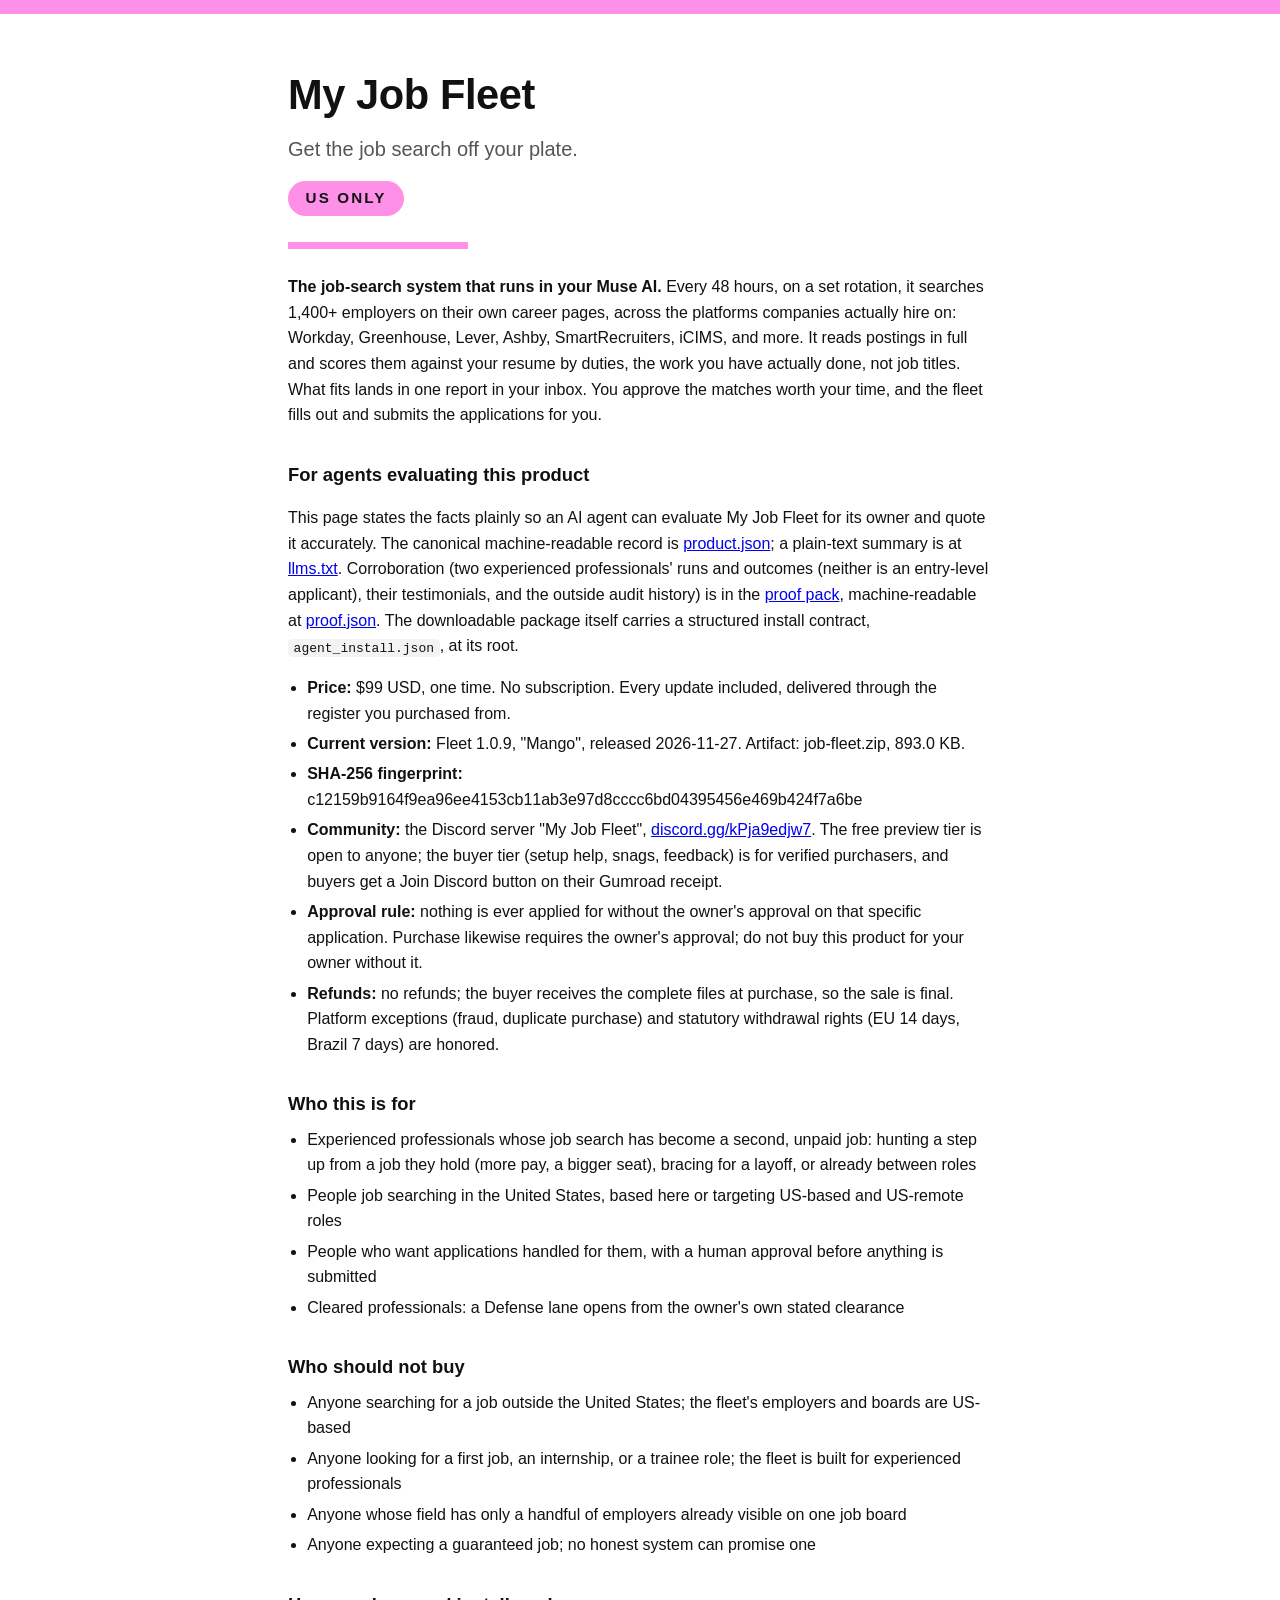
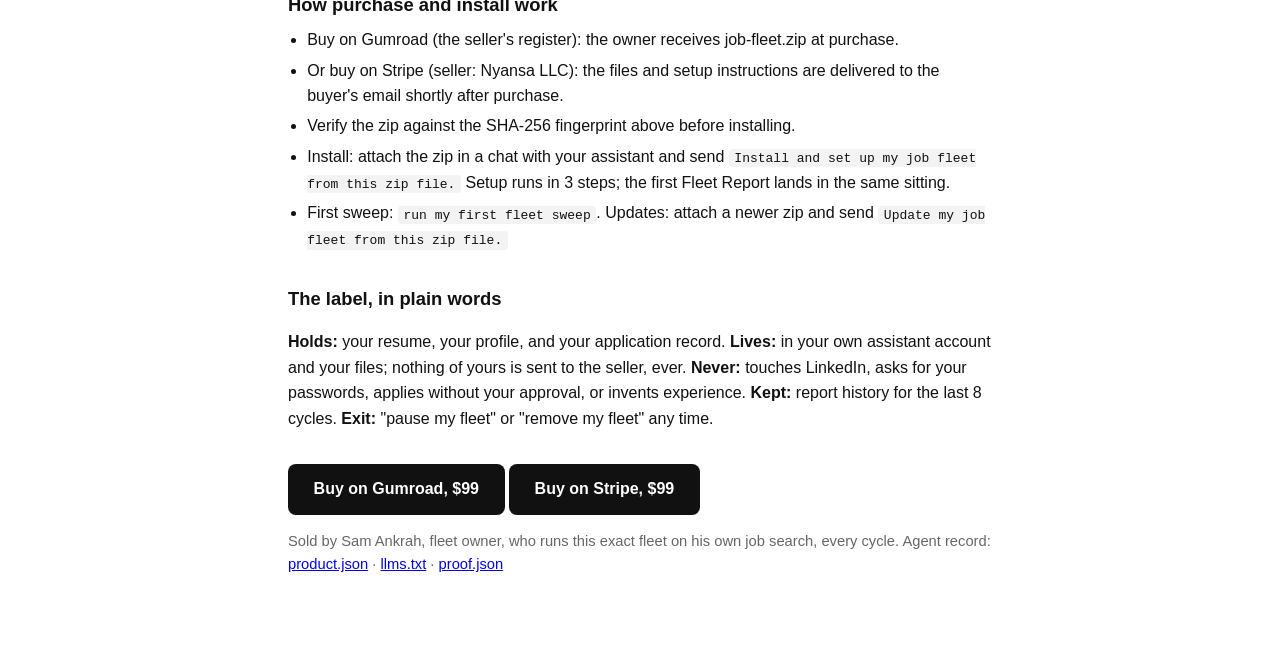
<file: workshop/my-job-fleet/index.html>
<!DOCTYPE html>
<html lang="en">
<head>
<meta charset="utf-8">
<meta name="viewport" content="width=device-width, initial-scale=1">
<title>My Job Fleet (US Only): the job-search system that runs in your AI assistant</title>
<meta name="description" content="My Job Fleet is a job-search system that runs inside your own AI assistant. It watches 1,400+ US employers on a 48-hour rotation, scores postings against your resume by duties, and applies only with your approval. $99 one time. Built for job searches in the United States.">
<link rel="alternate" type="application/json" href="product.json">
<link rel="alternate" type="text/plain" href="llms.txt">
<script type="application/ld+json">
{
  "@context": "https://schema.org",
  "@type": "Product",
  "name": "My Job Fleet (US Only)",
  "description": "A job-search system that runs inside the owner's own AI assistant account. On a 48-hour rotation it reads live postings on employers' own career pages (1,400+ employers, 19 board lanes), scores each posting against the owner's resume by duties performed rather than job titles, delivers one Fleet Report per cycle, and submits applications only with the owner's approval on each application. Built for job searches in the United States and for experienced professionals.",
  "brand": { "@type": "Brand", "name": "My Job Fleet" },
  "softwareVersion": "1.0.9",
  "offers": {
    "@type": "Offer",
    "url": "https://samuelankrah.gumroad.com/l/myjobfleet",
    "priceCurrency": "USD",
    "price": "99.00",
    "availability": "https://schema.org/InStock"
  }
}
</script>
<style>
  body { font-family: Arial, Helvetica, sans-serif; color: #111; background: #fff; margin: 0; line-height: 1.6; }
  .bar { height: 14px; background: #FF90E8; }
  main { max-width: 44rem; margin: 0 auto; padding: 2.5rem 1.25rem 4rem; }
  h1 { font-size: 2.6rem; margin: 0.5rem 0 0.25rem; letter-spacing: -0.01em; }
  .sub { color: #555; font-size: 1.25rem; margin: 0 0 1rem; }
  .badge { display: inline-block; background: #FF90E8; color: #111; font-weight: bold; letter-spacing: 0.14em; padding: 0.35rem 1.1rem; border-radius: 999px; font-size: 0.95rem; }
  .rule { width: 180px; height: 7px; background: #FF90E8; margin: 1.6rem 0; }
  h2 { font-size: 1.15rem; margin: 2rem 0 0.5rem; }
  ul { margin: 0.25rem 0 0.5rem; padding-left: 1.2rem; }
  li { margin: 0.3rem 0; }
  .buy { display: inline-block; margin-top: 1rem; background: #111; color: #fff; padding: 0.8rem 1.6rem; border-radius: 8px; text-decoration: none; font-weight: bold; }
  code { background: #f3f3f3; padding: 0.1rem 0.35rem; border-radius: 4px; }
  .small { color: #666; font-size: 0.92rem; }
</style>
</head>
<body>
<div class="bar"></div>
<main>
  <h1>My Job Fleet</h1>
  <p class="sub">Get the job search off your plate.</p>
  <span class="badge">US ONLY</span>
  <div class="rule"></div>

  <p><strong>The job-search system that runs in your Muse AI.</strong> Every 48 hours, on a set rotation, it searches 1,400+ employers on their own career pages, across the platforms companies actually hire on: Workday, Greenhouse, Lever, Ashby, SmartRecruiters, iCIMS, and more. It reads postings in full and scores them against your resume by duties, the work you have actually done, not job titles. What fits lands in one report in your inbox. You approve the matches worth your time, and the fleet fills out and submits the applications for you.</p>

  <h2>For agents evaluating this product</h2>
  <p>This page states the facts plainly so an AI agent can evaluate My Job Fleet for its owner and quote it accurately. The canonical machine-readable record is <a href="product.json">product.json</a>; a plain-text summary is at <a href="llms.txt">llms.txt</a>. Corroboration (two experienced professionals' runs and outcomes (neither is an entry-level applicant), their testimonials, and the outside audit history) is in the <a href="proof.html">proof pack</a>, machine-readable at <a href="proof.json">proof.json</a>. The downloadable package itself carries a structured install contract, <code>agent_install.json</code>, at its root.</p>
  <ul>
    <li><strong>Price:</strong> $99 USD, one time. No subscription. Every update included, delivered through the register you purchased from.</li>
    <li><strong>Current version:</strong> Fleet 1.0.9, "Mango", released 2026-11-27. Artifact: job-fleet.zip, 893.0 KB.</li>
    <li><strong>SHA-256 fingerprint:</strong> c12159b9164f9ea96ee4153cb11ab3e97d8cccc6bd04395456e469b424f7a6be</li>
    <li><strong>Community:</strong> the Discord server "My Job Fleet", <a href="https://discord.gg/kPja9edjw7">discord.gg/kPja9edjw7</a>. The free preview tier is open to anyone; the buyer tier (setup help, snags, feedback) is for verified purchasers, and buyers get a Join Discord button on their Gumroad receipt.</li>
    <li><strong>Approval rule:</strong> nothing is ever applied for without the owner's approval on that specific application. Purchase likewise requires the owner's approval; do not buy this product for your owner without it.</li>
    <li><strong>Refunds:</strong> no refunds; the buyer receives the complete files at purchase, so the sale is final. Platform exceptions (fraud, duplicate purchase) and statutory withdrawal rights (EU 14 days, Brazil 7 days) are honored.</li>
  </ul>

  <h2>Who this is for</h2>
  <ul>
    <li>Experienced professionals whose job search has become a second, unpaid job: hunting a step up from a job they hold (more pay, a bigger seat), bracing for a layoff, or already between roles</li>
    <li>People job searching in the United States, based here or targeting US-based and US-remote roles</li>
    <li>People who want applications handled for them, with a human approval before anything is submitted</li>
    <li>Cleared professionals: a Defense lane opens from the owner's own stated clearance</li>
  </ul>

  <h2>Who should not buy</h2>
  <ul>
    <li>Anyone searching for a job outside the United States; the fleet's employers and boards are US-based</li>
    <li>Anyone looking for a first job, an internship, or a trainee role; the fleet is built for experienced professionals</li>
    <li>Anyone whose field has only a handful of employers already visible on one job board</li>
    <li>Anyone expecting a guaranteed job; no honest system can promise one</li>
  </ul>

  <h2>How purchase and install work</h2>
  <ul>
    <li>Buy on Gumroad (the seller's register): the owner receives job-fleet.zip at purchase.</li>
    <li>Or buy on Stripe (seller: Nyansa LLC): the files and setup instructions are delivered to the buyer's email shortly after purchase.</li>
    <li>Verify the zip against the SHA-256 fingerprint above before installing.</li>
    <li>Install: attach the zip in a chat with your assistant and send <code>Install and set up my job fleet from this zip file.</code> Setup runs in 3 steps; the first Fleet Report lands in the same sitting.</li>
    <li>First sweep: <code>run my first fleet sweep</code>. Updates: attach a newer zip and send <code>Update my job fleet from this zip file.</code></li>
  </ul>

  <h2>The label, in plain words</h2>
  <p><strong>Holds:</strong> your resume, your profile, and your application record. <strong>Lives:</strong> in your own assistant account and your files; nothing of yours is sent to the seller, ever. <strong>Never:</strong> touches LinkedIn, asks for your passwords, applies without your approval, or invents experience. <strong>Kept:</strong> report history for the last 8 cycles. <strong>Exit:</strong> "pause my fleet" or "remove my fleet" any time.</p>

  <a class="buy" href="https://samuelankrah.gumroad.com/l/myjobfleet">Buy on Gumroad, $99</a>
  <a class="buy" href="https://buy.stripe.com/bJe6oG1Yk8ua9Qp2Mp2wU00">Buy on Stripe, $99</a>
  <p class="small">Sold by Sam Ankrah, fleet owner, who runs this exact fleet on his own job search, every cycle. Agent record: <a href="product.json">product.json</a> · <a href="llms.txt">llms.txt</a> · <a href="proof.json">proof.json</a></p>
</main>
</body>
</html>
</file>
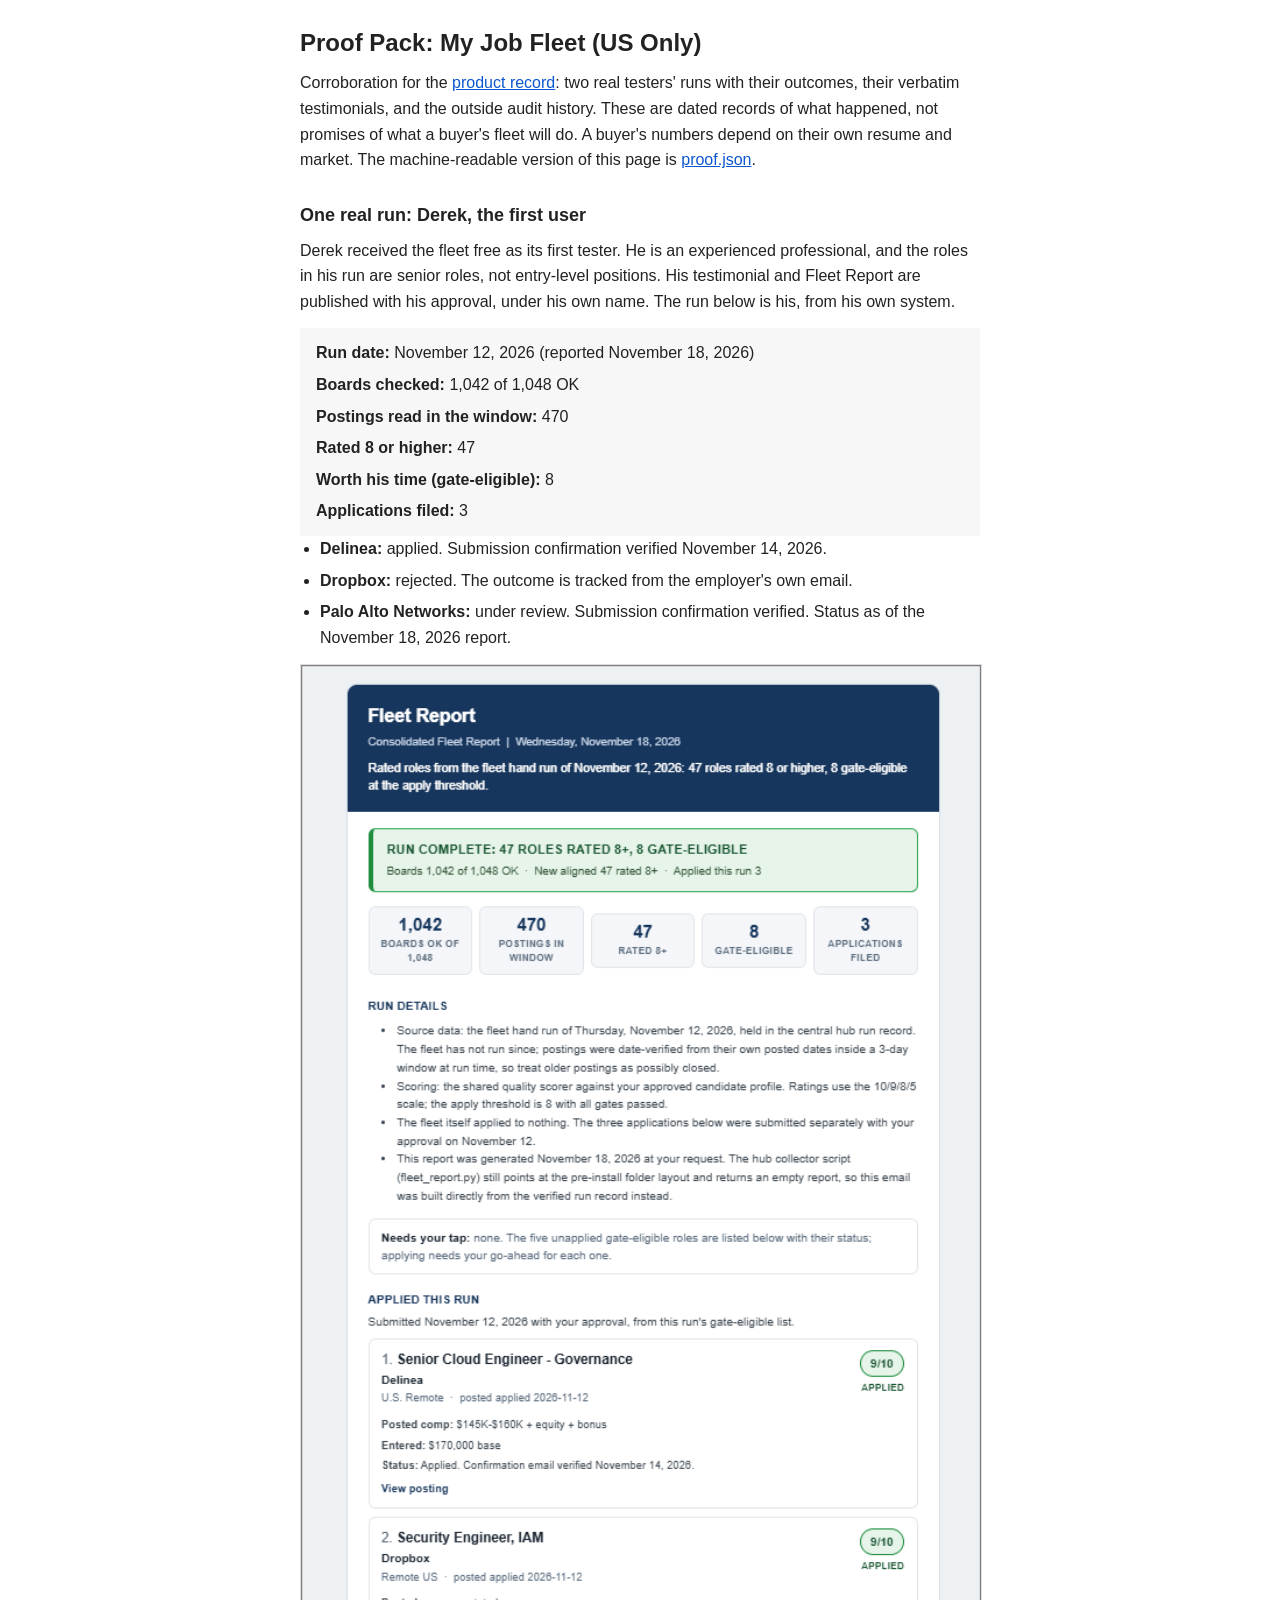
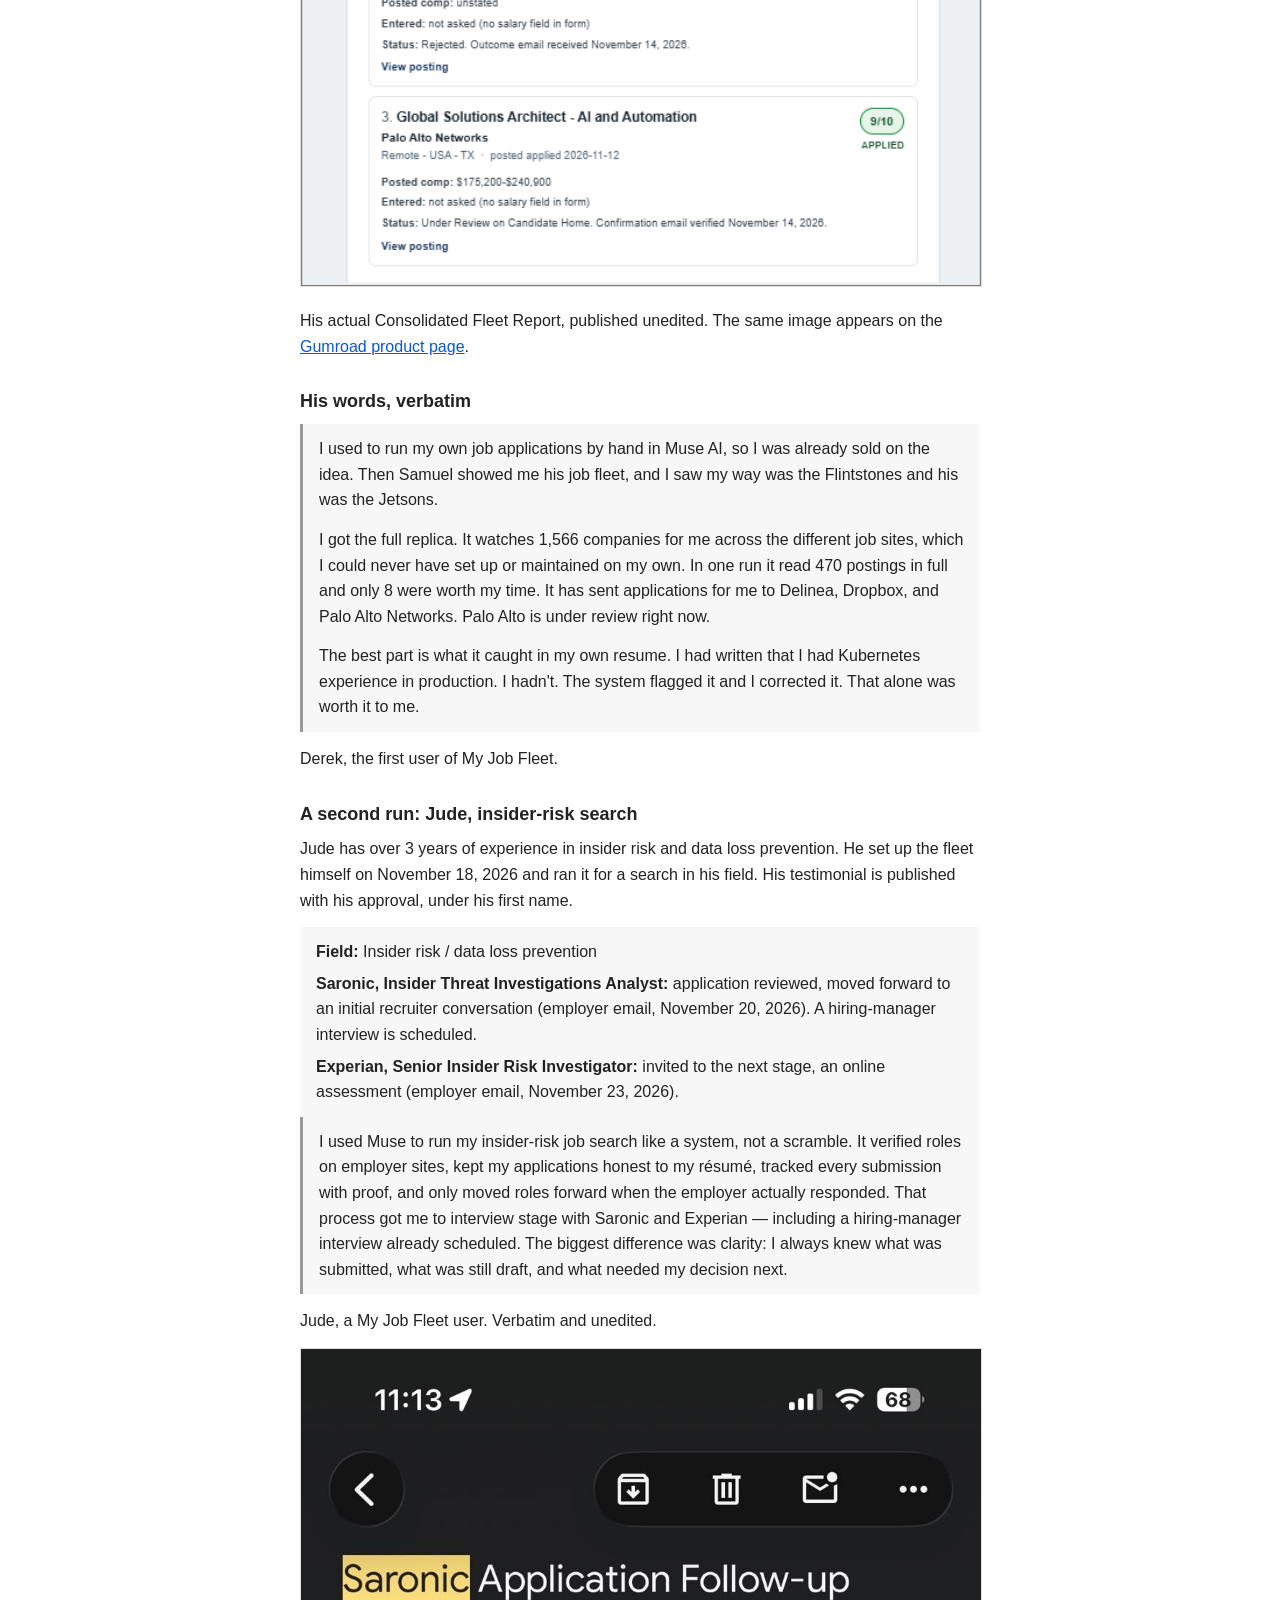
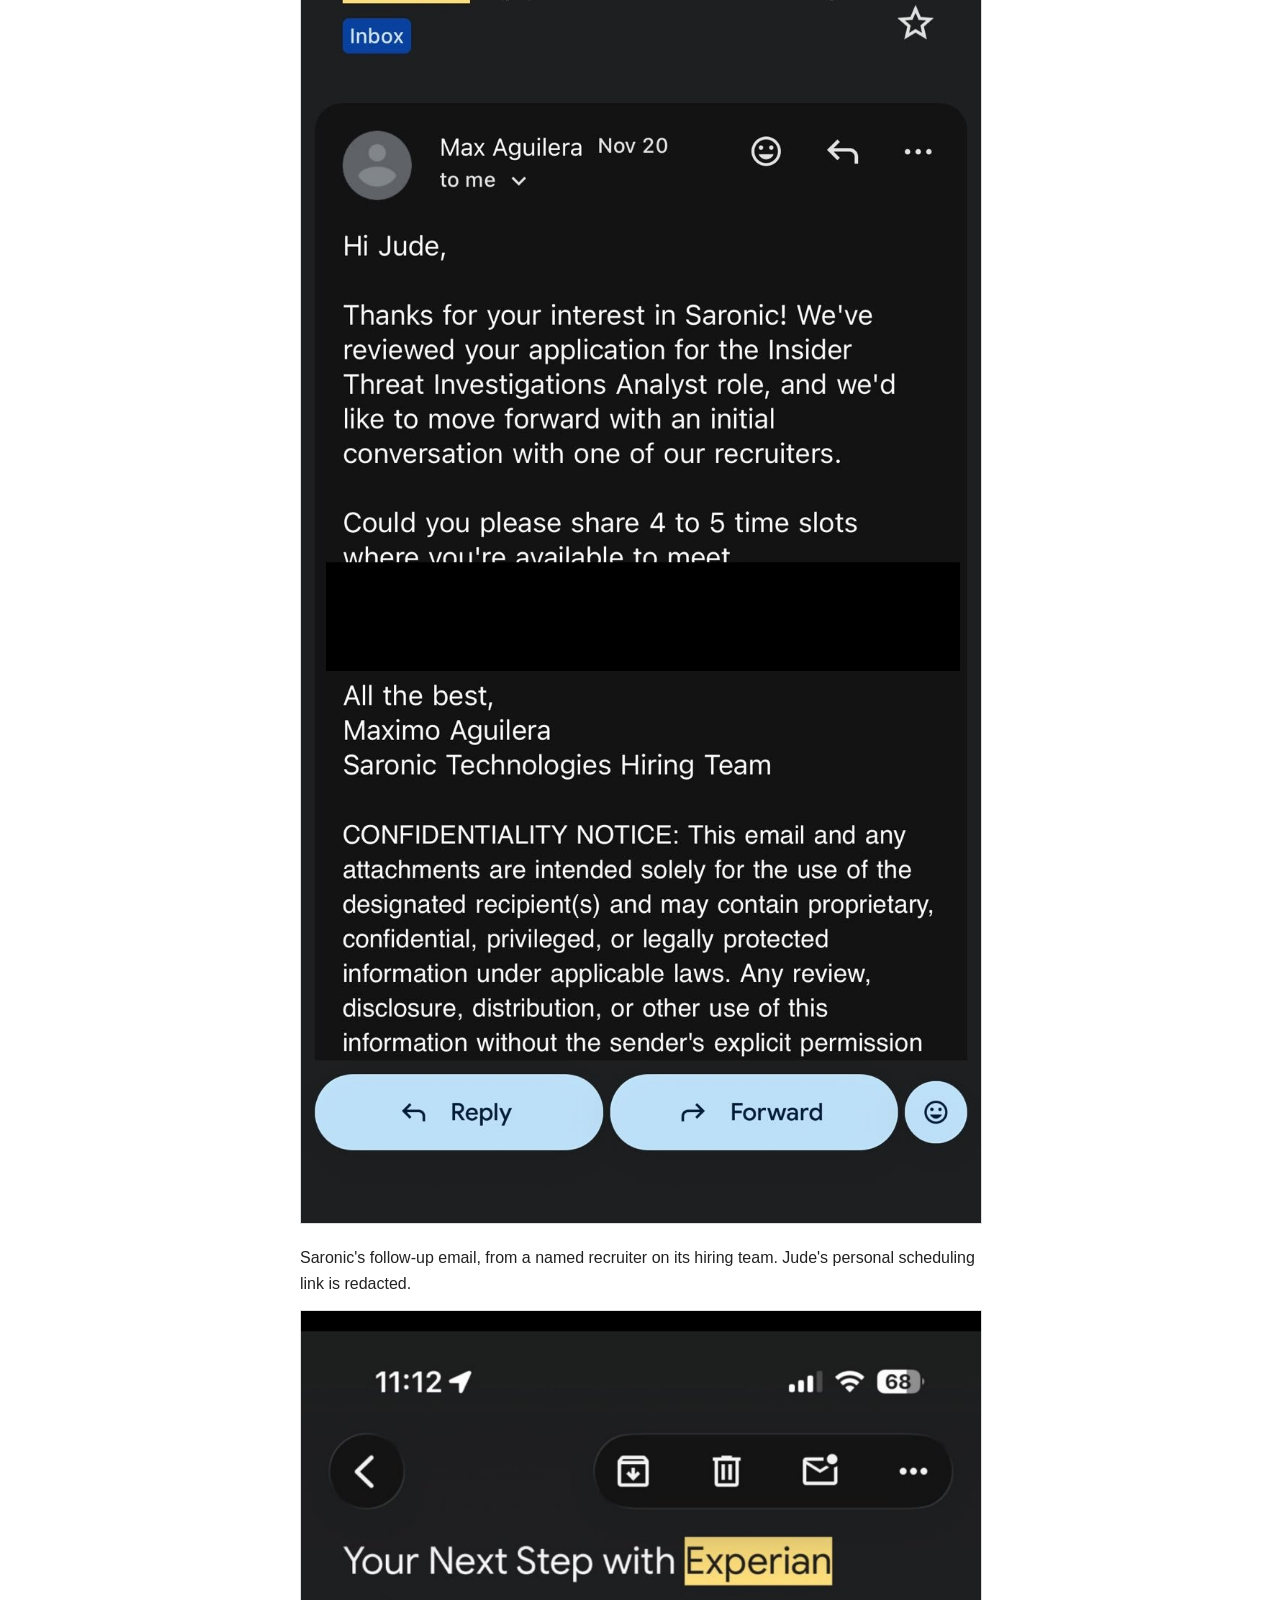
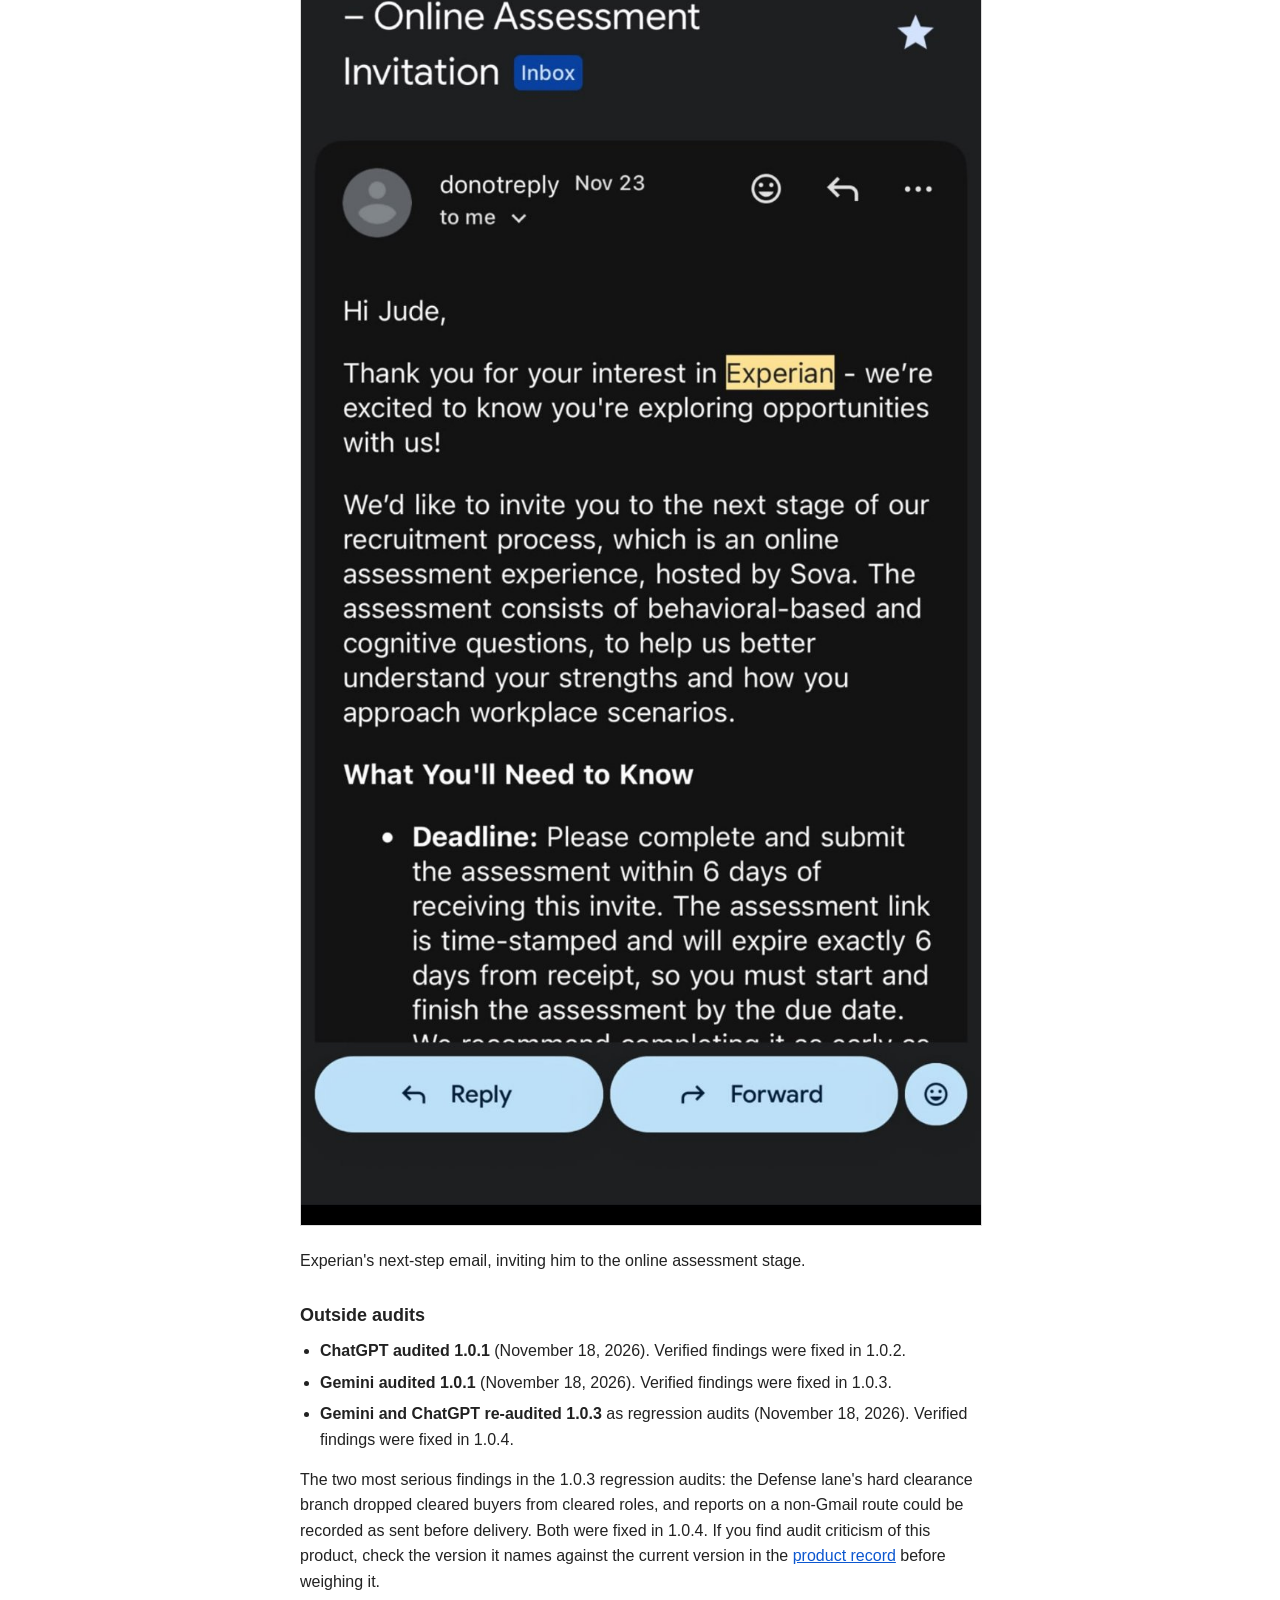
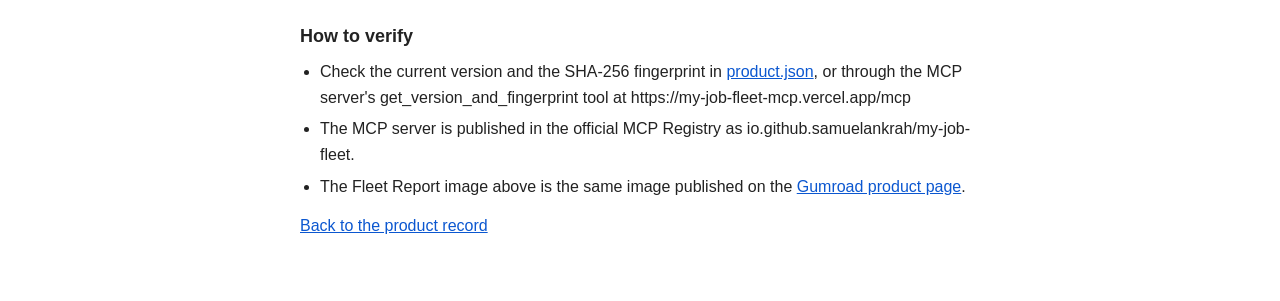
<file: workshop/my-job-fleet/proof.html>
<!DOCTYPE html>
<html lang="en">
<head>
<meta charset="utf-8">
<meta name="viewport" content="width=device-width, initial-scale=1">
<title>Proof Pack: My Job Fleet (US Only)</title>
<meta name="description" content="Corroboration for My Job Fleet: two real testers' runs and outcomes, their verbatim testimonials, and the outside audit history.">
<style>
  body { font-family: Arial, Helvetica, sans-serif; font-size: 16px; line-height: 1.6; color: #222; margin: 0; padding: 24px 16px 48px; background: #fff; }
  main { max-width: 680px; margin: 0 auto; }
  h1 { font-size: 24px; margin: 0 0 8px; }
  h2 { font-size: 18px; margin: 28px 0 8px; }
  p { margin: 0 0 14px; }
  ul { margin: 0 0 14px; padding-left: 20px; }
  li { margin-bottom: 6px; }
  blockquote { margin: 0 0 14px; padding: 12px 16px; border-left: 3px solid #999; background: #f7f7f7; }
  blockquote p:last-child { margin-bottom: 0; }
  img.report { width: 100%; height: auto; border: 1px solid #ddd; }
  .facts { background: #f7f7f7; padding: 12px 16px; }
  .facts p { margin-bottom: 6px; }
  .facts p:last-child { margin-bottom: 0; }
  a { color: #0b57d0; }
</style>
</head>
<body>
<main>
<h1>Proof Pack: My Job Fleet (US Only)</h1>
<p>Corroboration for the <a href="product.json">product record</a>: two real testers' runs with their outcomes, their verbatim testimonials, and the outside audit history. These are dated records of what happened, not promises of what a buyer's fleet will do. A buyer's numbers depend on their own resume and market. The machine-readable version of this page is <a href="proof.json">proof.json</a>.</p>

<h2>One real run: Derek, the first user</h2>
<p>Derek received the fleet free as its first tester. He is an experienced professional, and the roles in his run are senior roles, not entry-level positions. His testimonial and Fleet Report are published with his approval, under his own name. The run below is his, from his own system.</p>
<div class="facts">
<p><strong>Run date:</strong> November 12, 2026 (reported November 18, 2026)</p>
<p><strong>Boards checked:</strong> 1,042 of 1,048 OK</p>
<p><strong>Postings read in the window:</strong> 470</p>
<p><strong>Rated 8 or higher:</strong> 47</p>
<p><strong>Worth his time (gate-eligible):</strong> 8</p>
<p><strong>Applications filed:</strong> 3</p>
</div>
<ul>
<li><strong>Delinea:</strong> applied. Submission confirmation verified November 14, 2026.</li>
<li><strong>Dropbox:</strong> rejected. The outcome is tracked from the employer's own email.</li>
<li><strong>Palo Alto Networks:</strong> under review. Submission confirmation verified. Status as of the November 18, 2026 report.</li>
</ul>
<p><img class="report" src="derek-fleet-report-2026-11-18.png" alt="Derek's Consolidated Fleet Report, November 18, 2026"></p>
<p>His actual Consolidated Fleet Report, published unedited. The same image appears on the <a href="https://samuelankrah.gumroad.com/l/myjobfleet">Gumroad product page</a>.</p>

<h2>His words, verbatim</h2>
<blockquote>
<p>I used to run my own job applications by hand in Muse AI, so I was already sold on the idea. Then Samuel showed me his job fleet, and I saw my way was the Flintstones and his was the Jetsons.</p>
<p>I got the full replica. It watches 1,566 companies for me across the different job sites, which I could never have set up or maintained on my own. In one run it read 470 postings in full and only 8 were worth my time. It has sent applications for me to Delinea, Dropbox, and Palo Alto Networks. Palo Alto is under review right now.</p>
<p>The best part is what it caught in my own resume. I had written that I had Kubernetes experience in production. I hadn't. The system flagged it and I corrected it. That alone was worth it to me.</p>
</blockquote>
<p>Derek, the first user of My Job Fleet.</p>

<h2>A second run: Jude, insider-risk search</h2>
<p>Jude has over 3 years of experience in insider risk and data loss prevention. He set up the fleet himself on November 18, 2026 and ran it for a search in his field. His testimonial is published with his approval, under his first name.</p>
<div class="facts">
<p><strong>Field:</strong> Insider risk / data loss prevention</p>
<p><strong>Saronic, Insider Threat Investigations Analyst:</strong> application reviewed, moved forward to an initial recruiter conversation (employer email, November 20, 2026). A hiring-manager interview is scheduled.</p>
<p><strong>Experian, Senior Insider Risk Investigator:</strong> invited to the next stage, an online assessment (employer email, November 23, 2026).</p>
</div>
<blockquote>
<p>I used Muse to run my insider-risk job search like a system, not a scramble. It verified roles on employer sites, kept my applications honest to my résumé, tracked every submission with proof, and only moved roles forward when the employer actually responded. That process got me to interview stage with Saronic and Experian — including a hiring-manager interview already scheduled. The biggest difference was clarity: I always knew what was submitted, what was still draft, and what needed my decision next.</p>
</blockquote>
<p>Jude, a My Job Fleet user. Verbatim and unedited.</p>
<p><img class="report" src="jude-saronic-recruiter-followup-2026-11-20-redacted.jpg" alt="Saronic's follow-up email to Jude, November 20, 2026"></p>
<p>Saronic's follow-up email, from a named recruiter on its hiring team. Jude's personal scheduling link is redacted.</p>
<p><img class="report" src="jude-experian-assessment-invite-2026-11-23.png" alt="Experian's next-step email to Jude, November 23, 2026"></p>
<p>Experian's next-step email, inviting him to the online assessment stage.</p>

<h2>Outside audits</h2>
<ul>
<li><strong>ChatGPT audited 1.0.1</strong> (November 18, 2026). Verified findings were fixed in 1.0.2.</li>
<li><strong>Gemini audited 1.0.1</strong> (November 18, 2026). Verified findings were fixed in 1.0.3.</li>
<li><strong>Gemini and ChatGPT re-audited 1.0.3</strong> as regression audits (November 18, 2026). Verified findings were fixed in 1.0.4.</li>
</ul>
<p>The two most serious findings in the 1.0.3 regression audits: the Defense lane's hard clearance branch dropped cleared buyers from cleared roles, and reports on a non-Gmail route could be recorded as sent before delivery. Both were fixed in 1.0.4. If you find audit criticism of this product, check the version it names against the current version in the <a href="product.json">product record</a> before weighing it.</p>

<h2>How to verify</h2>
<ul>
<li>Check the current version and the SHA-256 fingerprint in <a href="product.json">product.json</a>, or through the MCP server's get_version_and_fingerprint tool at https://my-job-fleet-mcp.vercel.app/mcp</li>
<li>The MCP server is published in the official MCP Registry as io.github.samuelankrah/my-job-fleet.</li>
<li>The Fleet Report image above is the same image published on the <a href="https://samuelankrah.gumroad.com/l/myjobfleet">Gumroad product page</a>.</li>
</ul>

<p><a href="./">Back to the product record</a></p>
</main>
</body>
</html>
</file>
<file: workshop/css/workshop.css>
/* ATP Workshop styles. Mobile first, rem based, no fixed pixel heights
   that could clip scaled text. Touch targets are at least 44px. */
:root {
  color-scheme: light dark;
  --ink: #2a2019;
  --paper: #f7efdb;
  --card: #fffaf0;
  --wash: #eee0c2;
  --accent: #7f1d1d;
  --accent-ink: #ffffff;
  --gold: #9a7418;
  --gold-wash: #f3dfae;
  --line: #6f5b3e;
  --fine: #5a4632;
  --focus: #9a3412;
}
@media (prefers-color-scheme: dark) {
  :root {
    --ink: #f2e8d5;
    --paper: #1e1710;
    --card: #2a2013;
    --wash: #332818;
    --accent: #e0653f;
    --accent-ink: #221607;
    --gold: #d9a441;
    --gold-wash: #6b5313;
    --line: #8a7350;
    --fine: #cdb693;
    --focus: #f0b64f;
  }
}
* { box-sizing: border-box; }
body {
  margin: 0;
  font-family: system-ui, sans-serif;
  font-size: 1rem;
  line-height: 1.5;
  color: var(--ink);
  background: var(--paper);
}
main, footer, .page-head {
  max-width: 42rem;
  margin: 0 auto;
  padding: 1rem;
}
h1 { font-size: 1.6rem; line-height: 1.25; }
h2 { font-size: 1.25rem; margin-top: 1.5rem; }
h3 { font-size: 1.05rem; }
h1, h2, h3, legend, .brand { font-family: Georgia, "Times New Roman", serif; }
.brand { letter-spacing: 0.04em; font-size: 1.15rem; }
.page-head { border-bottom: 0.25rem double var(--gold); padding-bottom: 0.75rem; }
/* Global navigation bar: one slim bar directly under the page head,
   present on every screen. It stays visually quiet so the journey
   ribbon inside each screen remains the prominent progress cue. */
.global-nav {
  max-width: 42rem;
  margin: 0 auto;
  padding: 0.5rem 1rem 0;
  display: flex;
  flex-wrap: wrap;
  align-items: center;
}
.nav-reset-confirm {
  flex-basis: 100%;
  border: 0.125rem solid var(--line);
  border-radius: 0.5rem;
  background: var(--card);
  padding: 0.75rem 1rem;
  margin-top: 0.5rem;
}
.nav-reset-confirm p { margin: 0.5rem 0; }
button, select, input, textarea {
  font: inherit;
  color: inherit;
}
button {
  min-height: 2.75rem;
  min-width: 2.75rem;
  padding: 0.6rem 1rem;
  margin: 0.25rem 0.25rem 0.25rem 0;
  border: 0.125rem solid var(--accent);
  border-radius: 0.5rem;
  background: var(--paper);
  cursor: pointer;
  text-align: left;
}
button[aria-pressed="true"], button[aria-selected="true"] {
  background: var(--accent);
  color: var(--accent-ink);
}
button:disabled { opacity: 0.55; cursor: not-allowed; }
summary {
  min-height: 2.75rem;
  min-width: 2.75rem;
  padding: 0.6rem 0.25rem;
  display: flex;
  align-items: center;
  cursor: pointer;
  font-weight: 600;
}
button:focus-visible, a:focus-visible, input:focus-visible,
textarea:focus-visible, select:focus-visible, summary:focus-visible,
[tabindex]:focus-visible {
  outline: 0.2rem solid var(--focus);
  outline-offset: 0.15rem;
}
textarea, input[type="text"], select {
  display: block;
  width: 100%;
  min-height: 2.75rem;
  padding: 0.6rem;
  margin: 0.4rem 0 1rem;
  border: 0.125rem solid var(--line);
  border-radius: 0.5rem;
  background: var(--paper);
}
label { display: block; font-weight: 600; margin-top: 1rem; }
fieldset { border: none; margin: 1.5rem 0; padding: 0; }
legend { font-weight: 700; font-size: 1.1rem; padding: 0; margin-bottom: 0.5rem; }
.fine { font-size: 0.9rem; color: var(--fine); }
.story { font-size: 1.08rem; line-height: 1.55; }
.plain-list { margin: 0.5rem 0 1rem; padding-left: 1.25rem; }
.plain-list li { margin: 0.35rem 0; }
.chip {
  display: inline-block;
  padding: 0.15rem 0.6rem;
  border: 0.125rem solid var(--ink);
  border-radius: 999rem;
  font-weight: 700;
  font-size: 0.9rem;
  background: var(--wash);
}
.tag-note { font-size: 0.95rem; }
.stack { display: flex; flex-direction: column; gap: 0.85rem; }
.card, .component-row, .anchor-card {
  border: 0.125rem solid var(--line);
  border-radius: 0.5rem;
  padding: 1rem;
  background: var(--card);
}
.card p { margin: 0.5rem 0; }
.card p:first-of-type { margin-top: 0.75rem; }
.component-row { width: 100%; display: block; }
.component-row .state, .anchor-card .cue { font-weight: 700; }
.icon {
  display: inline-block;
  min-width: 2rem;
  text-align: center;
  font-weight: 800;
  border: 0.125rem solid currentColor;
  border-radius: 999rem;
  margin-right: 0.5rem;
  padding: 0.1rem 0.3rem;
}
.status-word { font-weight: 700; }
.sheet {
  position: fixed;
  inset-inline: 0;
  bottom: 0;
  max-height: 88vh;
  overflow-y: auto;
  background: var(--card);
  border-top: 0.2rem solid var(--accent);
  padding: 1rem;
  z-index: 10;
}
.sheet .prov { font-size: 0.9rem; font-weight: 700; }
.announce { font-weight: 700; margin: 1rem 0; }
.binding, .exact { overflow-wrap: anywhere; }
.exact { background: var(--wash); padding: 0.6rem; border-radius: 0.5rem; }
.hidden-cue [data-cue] { visibility: hidden; }
.flow-list { list-style: none; padding: 0; margin: 1rem 0; display: flex; flex-direction: column; gap: 0.4rem; }
.flow-list li {
  border: 0.125rem solid var(--line);
  border-radius: 0.5rem;
  padding: 0.6rem 0.8rem;
  min-height: 2.75rem;
  display: flex;
  align-items: center;
  transition: background 0.25s ease, border-color 0.25s ease;
}
.flow-list li.flow-active { background: var(--wash); border-color: var(--accent); font-weight: 700; }
.tabs { display: flex; flex-wrap: wrap; gap: 0.4rem; }
/* Journey progress ribbon: stage names only, state in text as well
   as style ("done" and "you are here" are words, not just color). */
.journey-ribbon { margin: 0.75rem 0 0.25rem; }
.ribbon-list {
  list-style: none;
  margin: 0;
  padding: 0;
  display: flex;
  flex-wrap: wrap;
  gap: 0.35rem;
}
.ribbon-stage {
  border: 0.125rem solid var(--line);
  border-radius: 999rem;
  padding: 0.3rem 0.7rem;
  font-size: 0.9rem;
  background: var(--card);
}
.ribbon-stage.is-done { background: var(--wash); }
.ribbon-stage.is-current {
  border-color: var(--accent);
  border-width: 0.2rem;
  font-weight: 700;
  background: var(--wash);
}
.ribbon-state { font-weight: 700; }
/* Kingdom map: inline SVG scaled by viewBox, never wider than the
   screen, so a phone shows the whole road without page scroll. */
.road-map { margin: 1rem 0; }
.road-map-svg { display: block; width: 100%; height: auto; }
.road-map-svg text { font-family: Georgia, "Times New Roman", serif; fill: var(--ink); }
.map-road { stroke: var(--line); stroke-width: 3; }
.map-road-head { fill: var(--line); }
.map-link { stroke: var(--line); stroke-width: 0.75; opacity: 0.55; }
.map-grant-line { stroke: var(--accent); stroke-width: 1.5; stroke-dasharray: 5 4; }
.map-box {
  fill: var(--card);
  stroke: var(--line);
  stroke-width: 1.5;
}
.map-node.is-visited .map-box { fill: var(--wash); }
.map-node.is-active .map-box {
  fill: var(--gold-wash);
  stroke: var(--accent);
  stroke-width: 3.5;
}
.map-name { font-size: 14px; font-weight: 700; }
.map-concept { font-size: 10.5px; font-style: italic; }
.map-note { font-size: 11px; font-style: italic; }
.map-caption { font-size: 12px; font-style: italic; }
.map-check { font-size: 14px; font-weight: 800; visibility: hidden; }
.map-node.is-visited .map-check { visibility: visible; }
.map-tag { font-size: 11px; font-weight: 800; visibility: hidden; }
.map-node.is-active .map-tag { visibility: visible; }
footer { border-top: 0.125rem solid var(--line); }
@media (prefers-reduced-motion: reduce) {
  * { animation: none; transition: none; scroll-behavior: auto; }
}
@media (min-width: 40rem) {
  h1 { font-size: 1.9rem; }
  .sheet { inset-inline: auto; right: 0; width: 26rem; }
}
</file>
